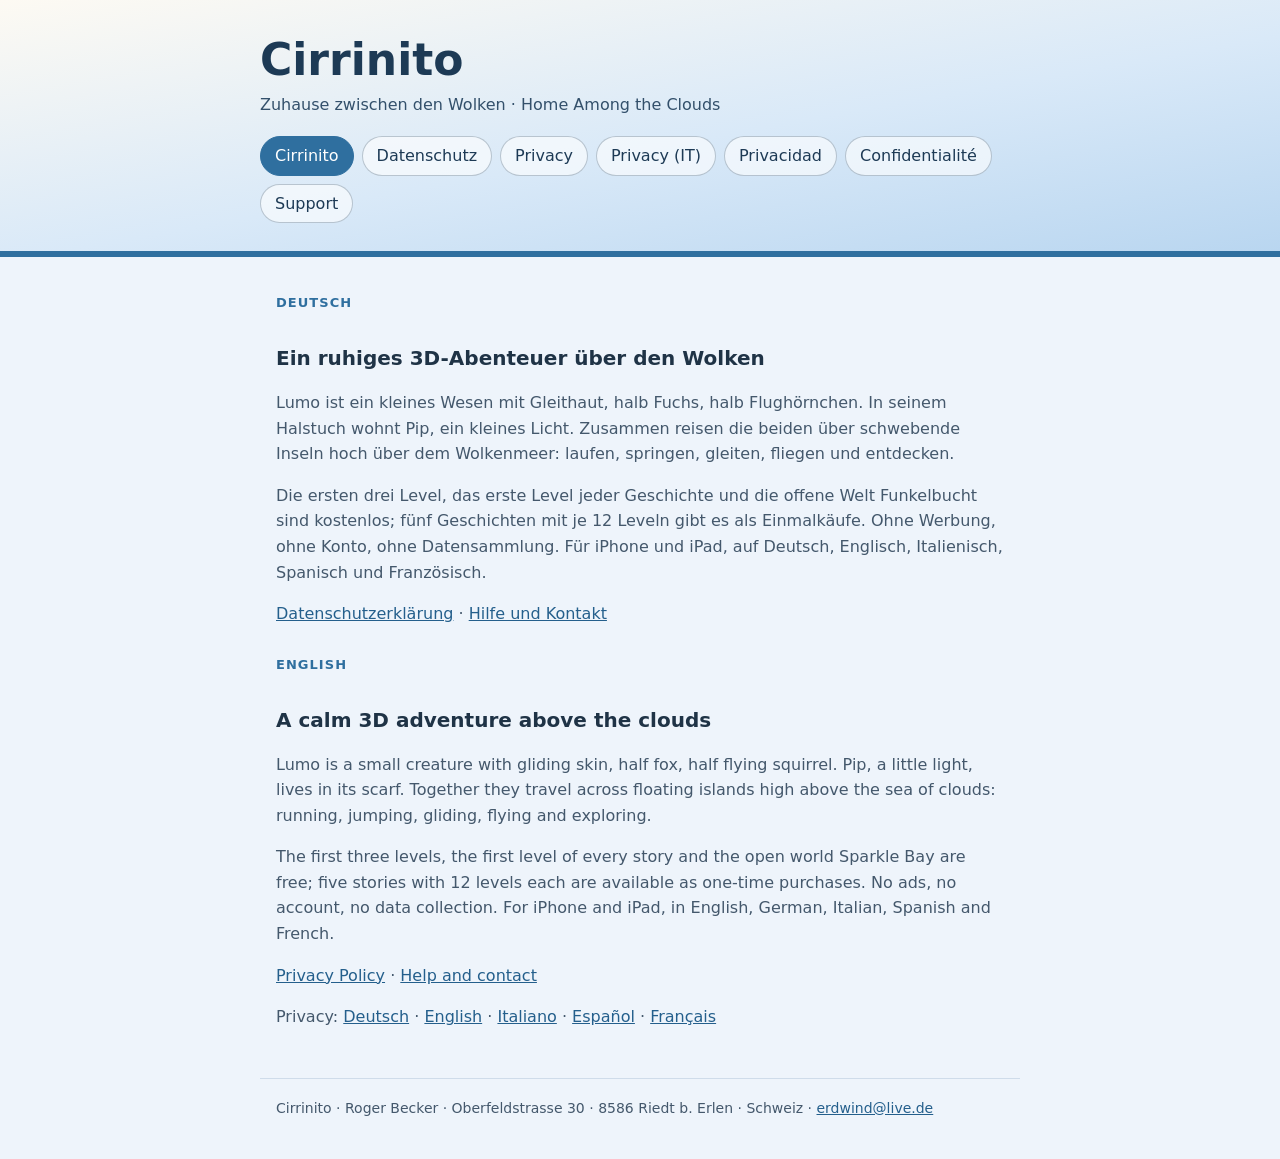
<file: index.html>
<!doctype html>
<html lang="de">
<head>
<meta charset="utf-8">
<meta name="viewport" content="width=device-width, initial-scale=1">
<title>Cirrinito – Cirrinito</title>
<meta name="description" content="Cirrinito – ein ruhiges 3D-Abenteuer über den Wolken.">
<link rel="stylesheet" href="style.css">
</head>
<body>
<header><div class="in"><h1>Cirrinito</h1><p>Zuhause zwischen den Wolken · Home Among the Clouds</p><nav><a href="index.html" aria-current="page">Cirrinito</a><a href="datenschutz.html">Datenschutz</a><a href="privacy.html">Privacy</a><a href="privacy-it.html">Privacy (IT)</a><a href="privacy-es.html">Privacidad</a><a href="privacy-fr.html">Confidentialité</a><a href="support.html">Support</a></nav></div></header>
<main>
<p class="lang">Deutsch</p>
<h2 lang="de">Ein ruhiges 3D-Abenteuer über den Wolken</h2>
<p lang="de">Lumo ist ein kleines Wesen mit Gleithaut, halb Fuchs, halb Flughörnchen. In seinem Halstuch wohnt Pip, ein kleines Licht. Zusammen reisen die beiden über schwebende Inseln hoch über dem Wolkenmeer: laufen, springen, gleiten, fliegen und entdecken.</p>
<p lang="de">Die ersten drei Level, das erste Level jeder Geschichte und die offene Welt Funkelbucht sind kostenlos; fünf Geschichten mit je 12 Leveln gibt es als Einmalkäufe. Ohne Werbung, ohne Konto, ohne Datensammlung. Für iPhone und iPad, auf Deutsch, Englisch, Italienisch, Spanisch und Französisch.</p>
<p lang="de"><a href="datenschutz.html">Datenschutzerklärung</a> · <a href="support.html">Hilfe und Kontakt</a></p>
<p class="lang">English</p>
<h2 lang="en">A calm 3D adventure above the clouds</h2>
<p lang="en">Lumo is a small creature with gliding skin, half fox, half flying squirrel. Pip, a little light, lives in its scarf. Together they travel across floating islands high above the sea of clouds: running, jumping, gliding, flying and exploring.</p>
<p lang="en">The first three levels, the first level of every story and the open world Sparkle Bay are free; five stories with 12 levels each are available as one-time purchases. No ads, no account, no data collection. For iPhone and iPad, in English, German, Italian, Spanish and French.</p>
<p lang="en"><a href="privacy.html">Privacy Policy</a> · <a href="support.html#en">Help and contact</a></p>
<p lang="en">Privacy: <a href="datenschutz.html" hreflang="de">Deutsch</a> · <a href="privacy.html" hreflang="en">English</a> · <a href="privacy-it.html" hreflang="it">Italiano</a> · <a href="privacy-es.html" hreflang="es">Español</a> · <a href="privacy-fr.html" hreflang="fr">Français</a></p>
</main>
<footer>Cirrinito · Roger Becker · Oberfeldstrasse 30 · 8586 Riedt b. Erlen · Schweiz · <a href="mailto:erdwind@live.de">erdwind@live.de</a></footer>
</body>
</html>
</file>
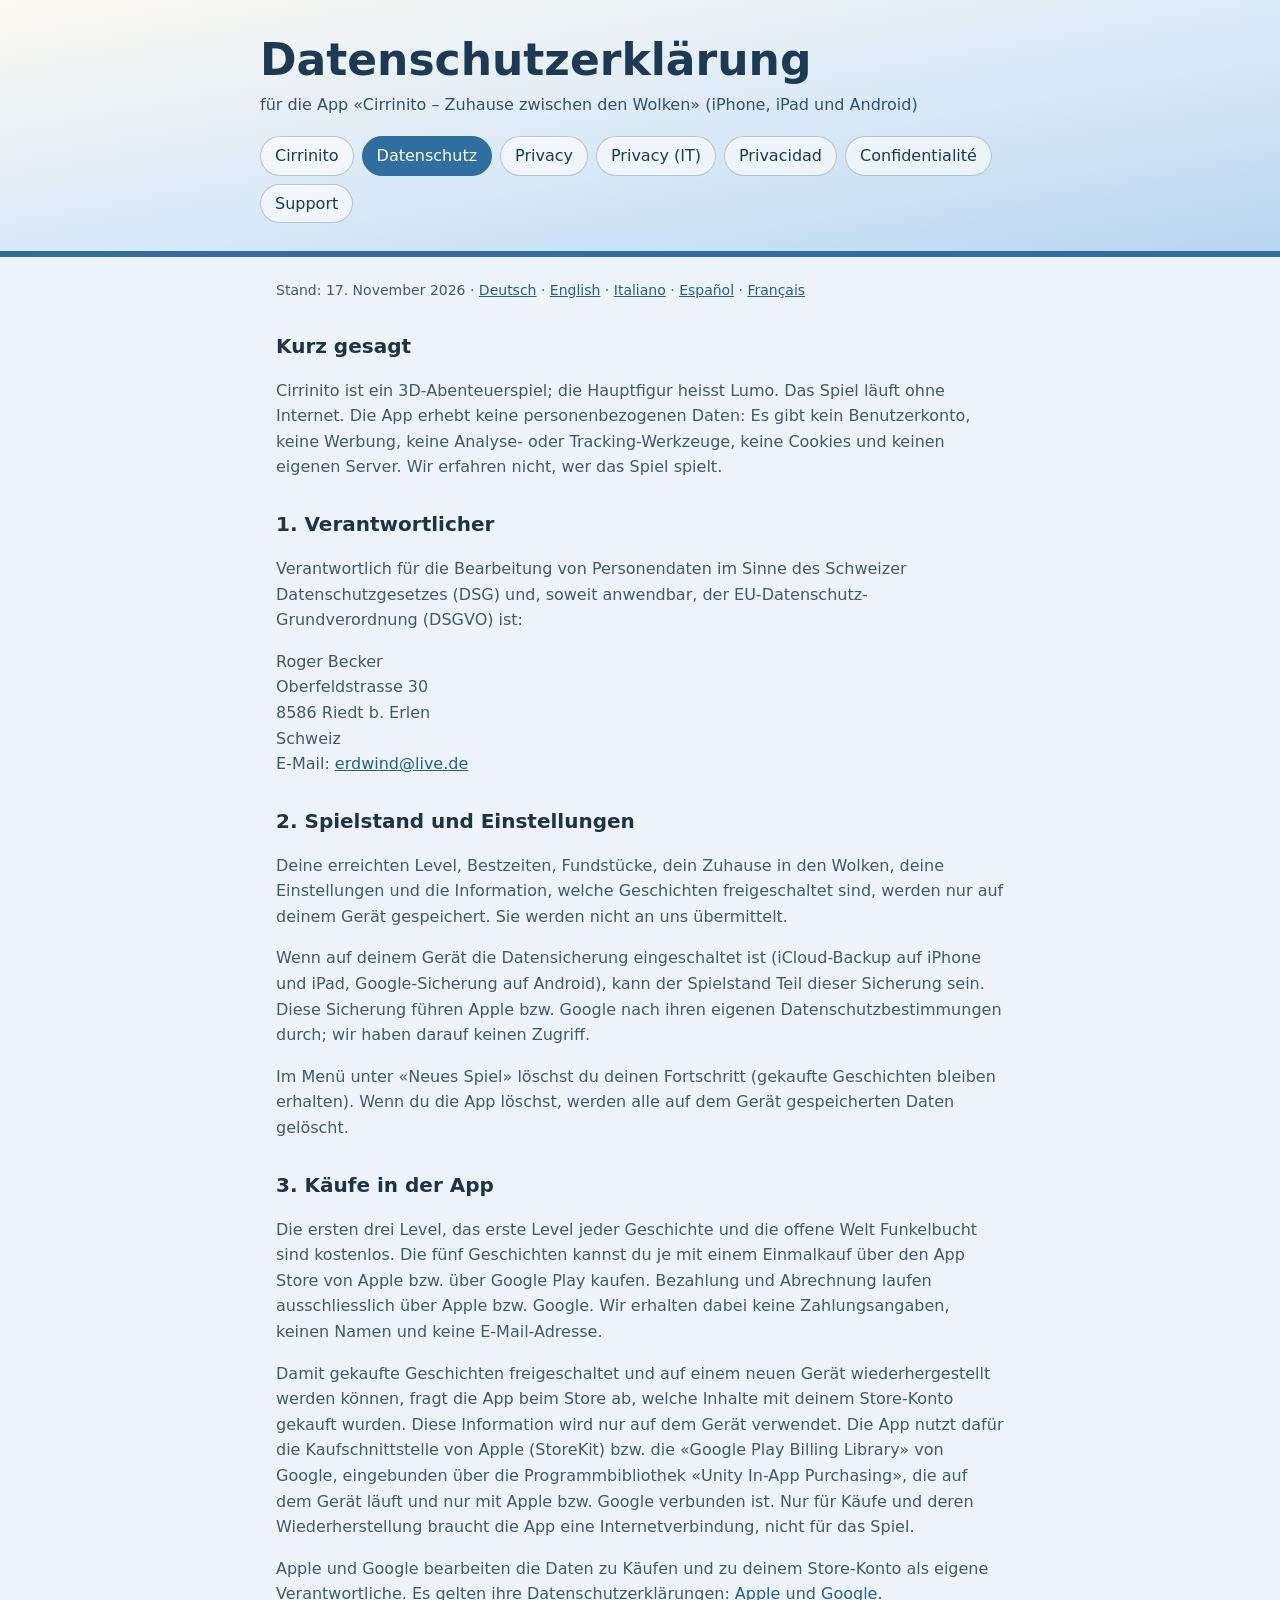
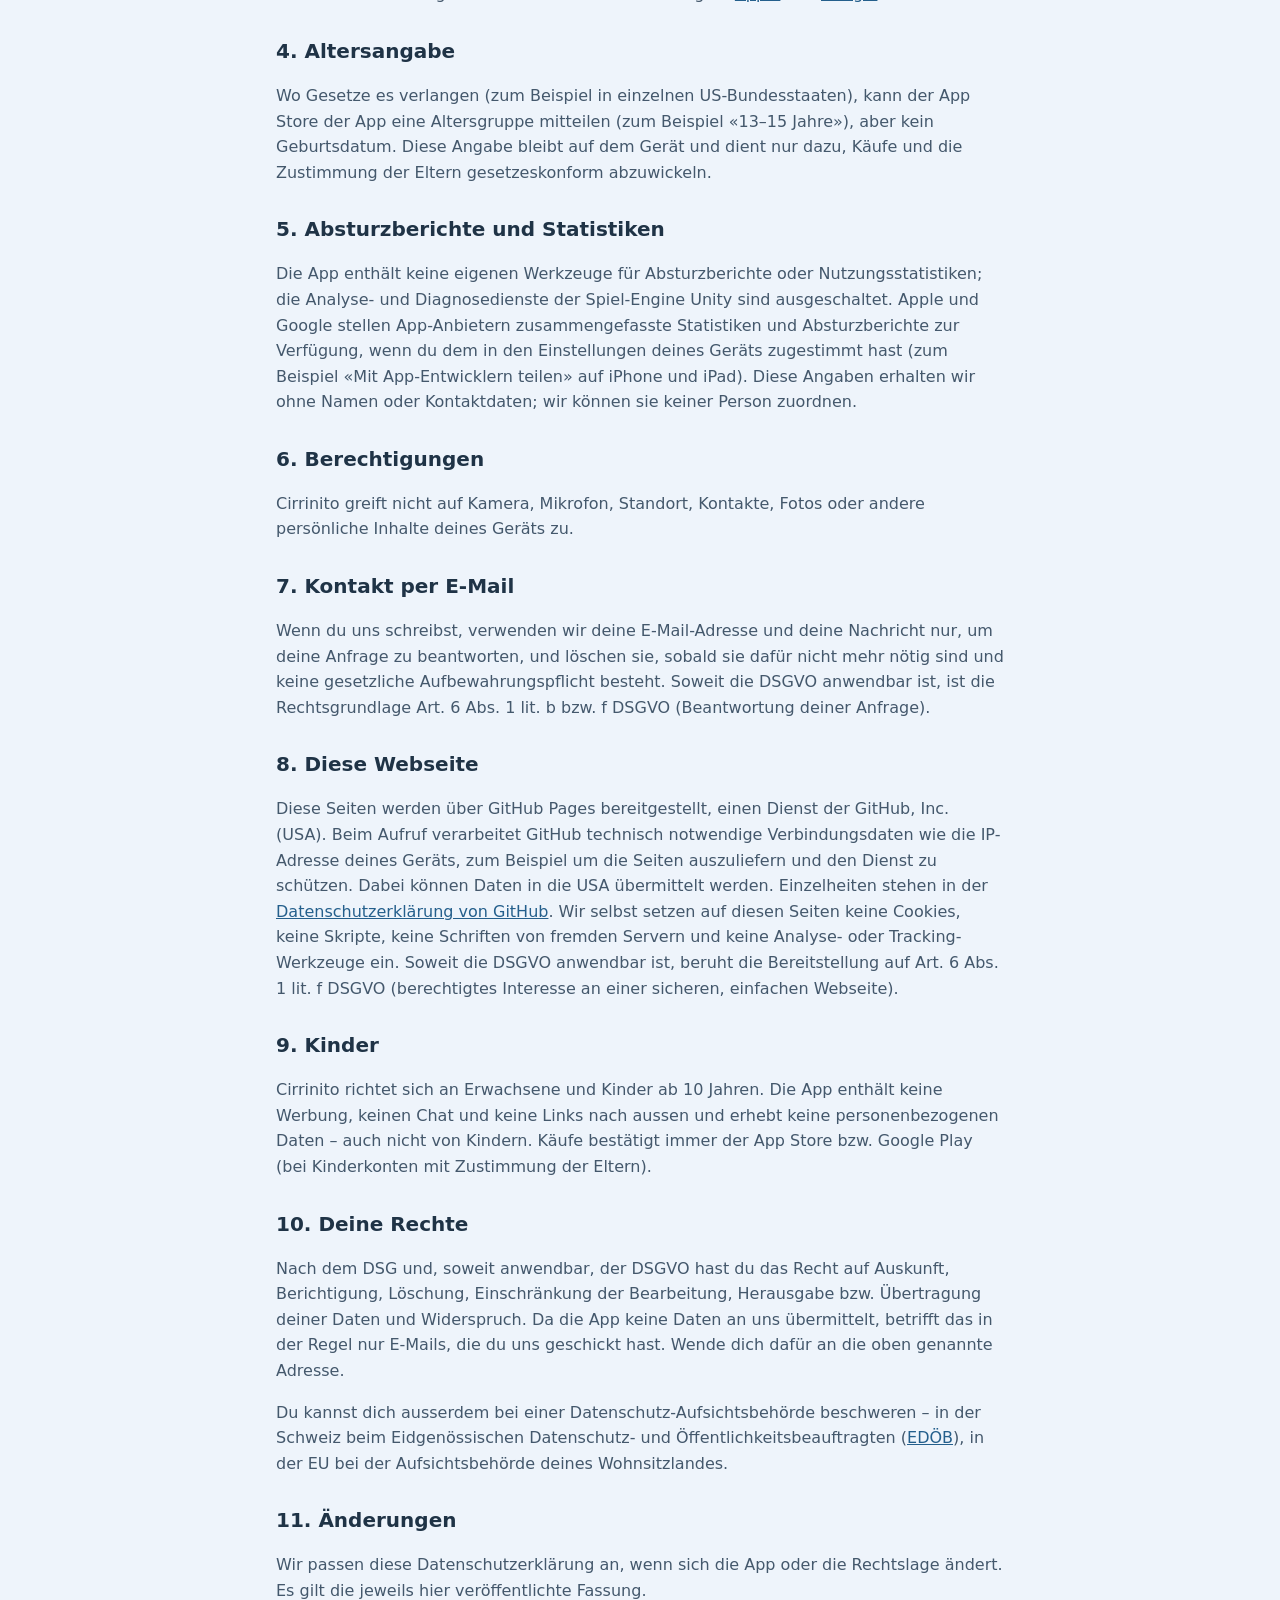
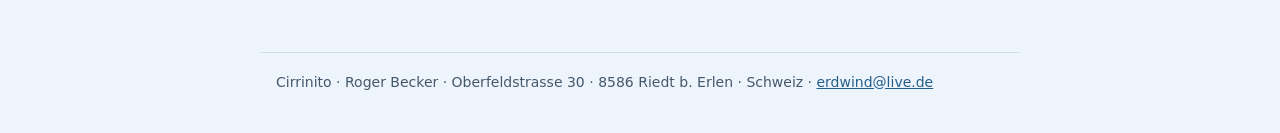
<file: datenschutz.html>
<!doctype html>
<html lang="de">
<head>
<meta charset="utf-8">
<meta name="viewport" content="width=device-width, initial-scale=1">
<title>Datenschutzerklärung – Cirrinito</title>
<meta name="description" content="Datenschutzerklärung – für die App «Cirrinito – Zuhause zwischen den Wolken» (iPhone, iPad und Android)">
<link rel="stylesheet" href="style.css">
</head>
<body>
<header><div class="in"><h1>Datenschutzerklärung</h1><p>für die App «Cirrinito – Zuhause zwischen den Wolken» (iPhone, iPad und Android)</p><nav><a href="index.html">Cirrinito</a><a href="datenschutz.html" aria-current="page">Datenschutz</a><a href="privacy.html">Privacy</a><a href="privacy-it.html">Privacy (IT)</a><a href="privacy-es.html">Privacidad</a><a href="privacy-fr.html">Confidentialité</a><a href="support.html">Support</a></nav></div></header>
<main>
<p class="stand">Stand: 17. November 2026 · <a href="datenschutz.html" hreflang="de">Deutsch</a> · <a href="privacy.html" hreflang="en">English</a> · <a href="privacy-it.html" hreflang="it">Italiano</a> · <a href="privacy-es.html" hreflang="es">Español</a> · <a href="privacy-fr.html" hreflang="fr">Français</a></p>
<h2>Kurz gesagt</h2>
<p>Cirrinito ist ein 3D-Abenteuerspiel; die Hauptfigur heisst Lumo. Das Spiel läuft ohne Internet. Die App erhebt keine personenbezogenen Daten: Es gibt kein Benutzerkonto, keine Werbung, keine Analyse- oder Tracking-Werkzeuge, keine Cookies und keinen eigenen Server. Wir erfahren nicht, wer das Spiel spielt.</p>
<h2>1. Verantwortlicher</h2>
<p>Verantwortlich für die Bearbeitung von Personendaten im Sinne des Schweizer Datenschutzgesetzes (DSG) und, soweit anwendbar, der EU-Datenschutz-Grundverordnung (DSGVO) ist:</p>
<p>Roger Becker<br>Oberfeldstrasse 30<br>8586 Riedt b. Erlen<br>Schweiz<br>E-Mail: <a href="mailto:erdwind@live.de">erdwind@live.de</a></p>
<h2>2. Spielstand und Einstellungen</h2>
<p>Deine erreichten Level, Bestzeiten, Fundstücke, dein Zuhause in den Wolken, deine Einstellungen und die Information, welche Geschichten freigeschaltet sind, werden nur auf deinem Gerät gespeichert. Sie werden nicht an uns übermittelt.</p>
<p>Wenn auf deinem Gerät die Datensicherung eingeschaltet ist (iCloud-Backup auf iPhone und iPad, Google-Sicherung auf Android), kann der Spielstand Teil dieser Sicherung sein. Diese Sicherung führen Apple bzw. Google nach ihren eigenen Datenschutzbestimmungen durch; wir haben darauf keinen Zugriff.</p>
<p>Im Menü unter «Neues Spiel» löschst du deinen Fortschritt (gekaufte Geschichten bleiben erhalten). Wenn du die App löschst, werden alle auf dem Gerät gespeicherten Daten gelöscht.</p>
<h2>3. Käufe in der App</h2>
<p>Die ersten drei Level, das erste Level jeder Geschichte und die offene Welt Funkelbucht sind kostenlos. Die fünf Geschichten kannst du je mit einem Einmalkauf über den App Store von Apple bzw. über Google Play kaufen. Bezahlung und Abrechnung laufen ausschliesslich über Apple bzw. Google. Wir erhalten dabei keine Zahlungsangaben, keinen Namen und keine E-Mail-Adresse.</p>
<p>Damit gekaufte Geschichten freigeschaltet und auf einem neuen Gerät wiederhergestellt werden können, fragt die App beim Store ab, welche Inhalte mit deinem Store-Konto gekauft wurden. Diese Information wird nur auf dem Gerät verwendet. Die App nutzt dafür die Kaufschnittstelle von Apple (StoreKit) bzw. die «Google Play Billing Library» von Google, eingebunden über die Programmbibliothek «Unity In-App Purchasing», die auf dem Gerät läuft und nur mit Apple bzw. Google verbunden ist. Nur für Käufe und deren Wiederherstellung braucht die App eine Internetverbindung, nicht für das Spiel.</p>
<p>Apple und Google bearbeiten die Daten zu Käufen und zu deinem Store-Konto als eigene Verantwortliche. Es gelten ihre Datenschutzerklärungen: <a href="https://www.apple.com/legal/privacy/">Apple</a> und <a href="https://policies.google.com/privacy">Google</a>.</p>
<h2>4. Altersangabe</h2>
<p>Wo Gesetze es verlangen (zum Beispiel in einzelnen US-Bundesstaaten), kann der App Store der App eine Altersgruppe mitteilen (zum Beispiel «13–15 Jahre»), aber kein Geburtsdatum. Diese Angabe bleibt auf dem Gerät und dient nur dazu, Käufe und die Zustimmung der Eltern gesetzeskonform abzuwickeln.</p>
<h2>5. Absturzberichte und Statistiken</h2>
<p>Die App enthält keine eigenen Werkzeuge für Absturzberichte oder Nutzungsstatistiken; die Analyse- und Diagnosedienste der Spiel-Engine Unity sind ausgeschaltet. Apple und Google stellen App-Anbietern zusammengefasste Statistiken und Absturzberichte zur Verfügung, wenn du dem in den Einstellungen deines Geräts zugestimmt hast (zum Beispiel «Mit App-Entwicklern teilen» auf iPhone und iPad). Diese Angaben erhalten wir ohne Namen oder Kontaktdaten; wir können sie keiner Person zuordnen.</p>
<h2>6. Berechtigungen</h2>
<p>Cirrinito greift nicht auf Kamera, Mikrofon, Standort, Kontakte, Fotos oder andere persönliche Inhalte deines Geräts zu.</p>
<h2>7. Kontakt per E-Mail</h2>
<p>Wenn du uns schreibst, verwenden wir deine E-Mail-Adresse und deine Nachricht nur, um deine Anfrage zu beantworten, und löschen sie, sobald sie dafür nicht mehr nötig sind und keine gesetzliche Aufbewahrungspflicht besteht. Soweit die DSGVO anwendbar ist, ist die Rechtsgrundlage Art. 6 Abs. 1 lit. b bzw. f DSGVO (Beantwortung deiner Anfrage).</p>
<h2>8. Diese Webseite</h2>
<p>Diese Seiten werden über GitHub Pages bereitgestellt, einen Dienst der GitHub, Inc. (USA). Beim Aufruf verarbeitet GitHub technisch notwendige Verbindungsdaten wie die IP-Adresse deines Geräts, zum Beispiel um die Seiten auszuliefern und den Dienst zu schützen. Dabei können Daten in die USA übermittelt werden. Einzelheiten stehen in der <a href="https://docs.github.com/de/site-policy/privacy-policies/github-general-privacy-statement">Datenschutzerklärung von GitHub</a>. Wir selbst setzen auf diesen Seiten keine Cookies, keine Skripte, keine Schriften von fremden Servern und keine Analyse- oder Tracking-Werkzeuge ein. Soweit die DSGVO anwendbar ist, beruht die Bereitstellung auf Art. 6 Abs. 1 lit. f DSGVO (berechtigtes Interesse an einer sicheren, einfachen Webseite).</p>
<h2>9. Kinder</h2>
<p>Cirrinito richtet sich an Erwachsene und Kinder ab 10 Jahren. Die App enthält keine Werbung, keinen Chat und keine Links nach aussen und erhebt keine personenbezogenen Daten – auch nicht von Kindern. Käufe bestätigt immer der App Store bzw. Google Play (bei Kinderkonten mit Zustimmung der Eltern).</p>
<h2>10. Deine Rechte</h2>
<p>Nach dem DSG und, soweit anwendbar, der DSGVO hast du das Recht auf Auskunft, Berichtigung, Löschung, Einschränkung der Bearbeitung, Herausgabe bzw. Übertragung deiner Daten und Widerspruch. Da die App keine Daten an uns übermittelt, betrifft das in der Regel nur E-Mails, die du uns geschickt hast. Wende dich dafür an die oben genannte Adresse.</p>
<p>Du kannst dich ausserdem bei einer Datenschutz-Aufsichtsbehörde beschweren – in der Schweiz beim Eidgenössischen Datenschutz- und Öffentlichkeitsbeauftragten (<a href="https://www.edoeb.admin.ch">EDÖB</a>), in der EU bei der Aufsichtsbehörde deines Wohnsitzlandes.</p>
<h2>11. Änderungen</h2>
<p>Wir passen diese Datenschutzerklärung an, wenn sich die App oder die Rechtslage ändert. Es gilt die jeweils hier veröffentlichte Fassung.</p>
</main>
<footer>Cirrinito · Roger Becker · Oberfeldstrasse 30 · 8586 Riedt b. Erlen · Schweiz · <a href="mailto:erdwind@live.de">erdwind@live.de</a></footer>
</body>
</html>
</file>
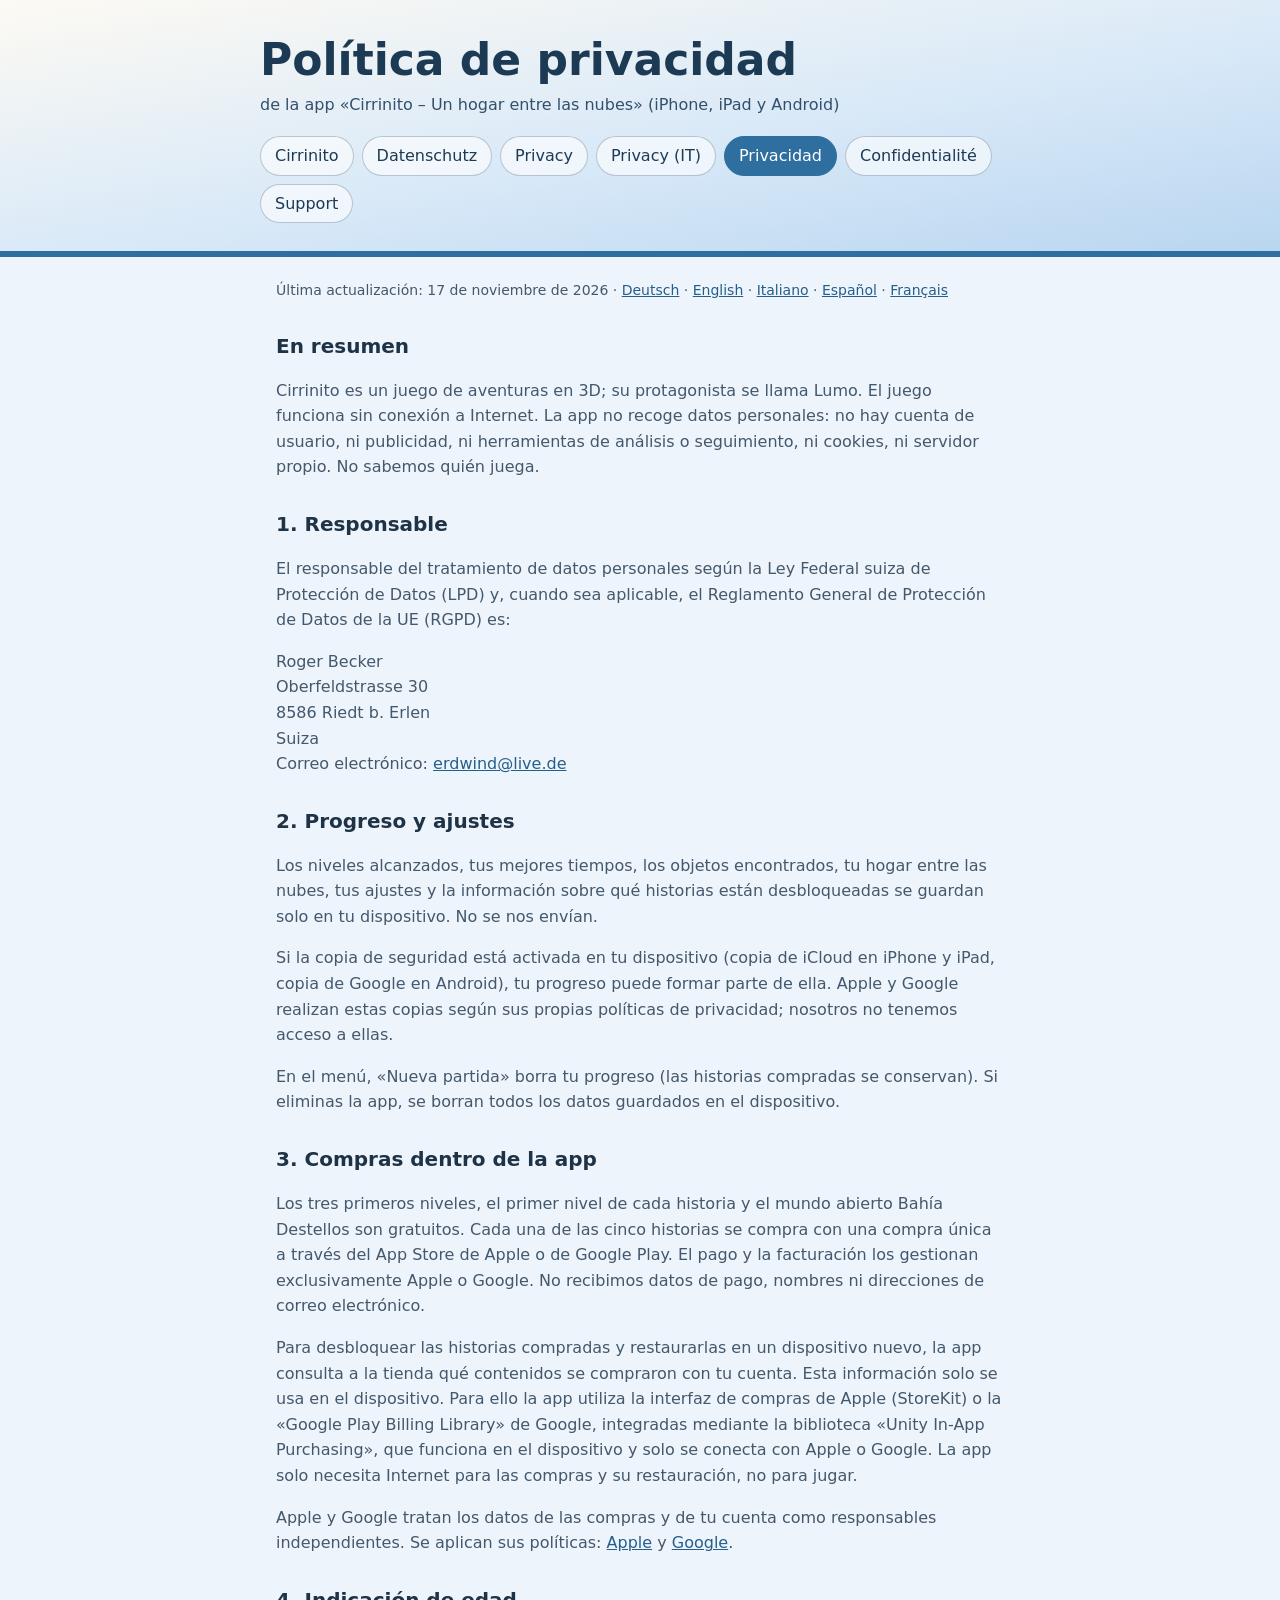
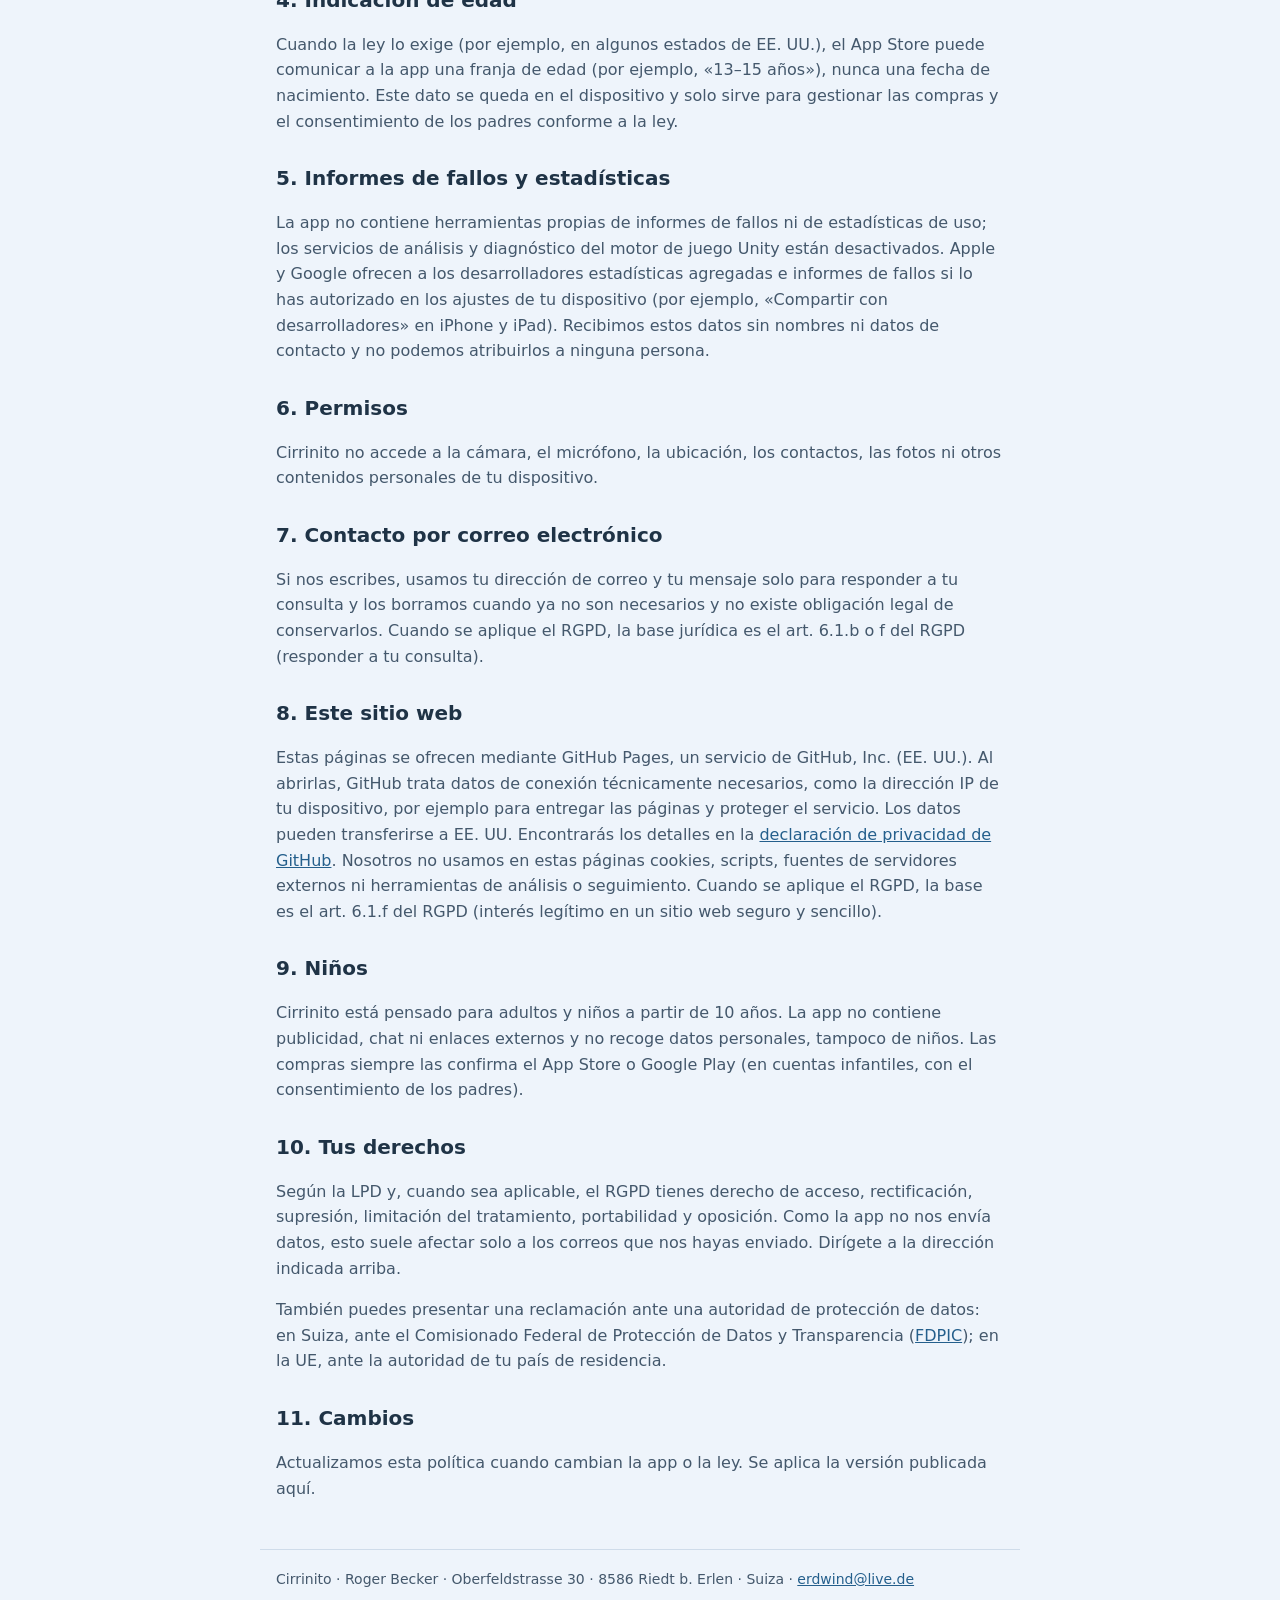
<file: privacy-es.html>
<!doctype html>
<html lang="es">
<head>
<meta charset="utf-8">
<meta name="viewport" content="width=device-width, initial-scale=1">
<title>Política de privacidad – Cirrinito</title>
<meta name="description" content="Política de privacidad – de la app «Cirrinito – Un hogar entre las nubes» (iPhone, iPad y Android)">
<link rel="stylesheet" href="style.css">
</head>
<body>
<header><div class="in"><h1>Política de privacidad</h1><p>de la app «Cirrinito – Un hogar entre las nubes» (iPhone, iPad y Android)</p><nav><a href="index.html">Cirrinito</a><a href="datenschutz.html">Datenschutz</a><a href="privacy.html">Privacy</a><a href="privacy-it.html">Privacy (IT)</a><a href="privacy-es.html" aria-current="page">Privacidad</a><a href="privacy-fr.html">Confidentialité</a><a href="support.html">Support</a></nav></div></header>
<main>
<p class="stand">Última actualización: 17 de noviembre de 2026 · <a href="datenschutz.html" hreflang="de">Deutsch</a> · <a href="privacy.html" hreflang="en">English</a> · <a href="privacy-it.html" hreflang="it">Italiano</a> · <a href="privacy-es.html" hreflang="es">Español</a> · <a href="privacy-fr.html" hreflang="fr">Français</a></p>
<h2>En resumen</h2>
<p>Cirrinito es un juego de aventuras en 3D; su protagonista se llama Lumo. El juego funciona sin conexión a Internet. La app no recoge datos personales: no hay cuenta de usuario, ni publicidad, ni herramientas de análisis o seguimiento, ni cookies, ni servidor propio. No sabemos quién juega.</p>
<h2>1. Responsable</h2>
<p>El responsable del tratamiento de datos personales según la Ley Federal suiza de Protección de Datos (LPD) y, cuando sea aplicable, el Reglamento General de Protección de Datos de la UE (RGPD) es:</p>
<p>Roger Becker<br>Oberfeldstrasse 30<br>8586 Riedt b. Erlen<br>Suiza<br>Correo electrónico: <a href="mailto:erdwind@live.de">erdwind@live.de</a></p>
<h2>2. Progreso y ajustes</h2>
<p>Los niveles alcanzados, tus mejores tiempos, los objetos encontrados, tu hogar entre las nubes, tus ajustes y la información sobre qué historias están desbloqueadas se guardan solo en tu dispositivo. No se nos envían.</p>
<p>Si la copia de seguridad está activada en tu dispositivo (copia de iCloud en iPhone y iPad, copia de Google en Android), tu progreso puede formar parte de ella. Apple y Google realizan estas copias según sus propias políticas de privacidad; nosotros no tenemos acceso a ellas.</p>
<p>En el menú, «Nueva partida» borra tu progreso (las historias compradas se conservan). Si eliminas la app, se borran todos los datos guardados en el dispositivo.</p>
<h2>3. Compras dentro de la app</h2>
<p>Los tres primeros niveles, el primer nivel de cada historia y el mundo abierto Bahía Destellos son gratuitos. Cada una de las cinco historias se compra con una compra única a través del App Store de Apple o de Google Play. El pago y la facturación los gestionan exclusivamente Apple o Google. No recibimos datos de pago, nombres ni direcciones de correo electrónico.</p>
<p>Para desbloquear las historias compradas y restaurarlas en un dispositivo nuevo, la app consulta a la tienda qué contenidos se compraron con tu cuenta. Esta información solo se usa en el dispositivo. Para ello la app utiliza la interfaz de compras de Apple (StoreKit) o la «Google Play Billing Library» de Google, integradas mediante la biblioteca «Unity In-App Purchasing», que funciona en el dispositivo y solo se conecta con Apple o Google. La app solo necesita Internet para las compras y su restauración, no para jugar.</p>
<p>Apple y Google tratan los datos de las compras y de tu cuenta como responsables independientes. Se aplican sus políticas: <a href="https://www.apple.com/legal/privacy/">Apple</a> y <a href="https://policies.google.com/privacy">Google</a>.</p>
<h2>4. Indicación de edad</h2>
<p>Cuando la ley lo exige (por ejemplo, en algunos estados de EE. UU.), el App Store puede comunicar a la app una franja de edad (por ejemplo, «13–15 años»), nunca una fecha de nacimiento. Este dato se queda en el dispositivo y solo sirve para gestionar las compras y el consentimiento de los padres conforme a la ley.</p>
<h2>5. Informes de fallos y estadísticas</h2>
<p>La app no contiene herramientas propias de informes de fallos ni de estadísticas de uso; los servicios de análisis y diagnóstico del motor de juego Unity están desactivados. Apple y Google ofrecen a los desarrolladores estadísticas agregadas e informes de fallos si lo has autorizado en los ajustes de tu dispositivo (por ejemplo, «Compartir con desarrolladores» en iPhone y iPad). Recibimos estos datos sin nombres ni datos de contacto y no podemos atribuirlos a ninguna persona.</p>
<h2>6. Permisos</h2>
<p>Cirrinito no accede a la cámara, el micrófono, la ubicación, los contactos, las fotos ni otros contenidos personales de tu dispositivo.</p>
<h2>7. Contacto por correo electrónico</h2>
<p>Si nos escribes, usamos tu dirección de correo y tu mensaje solo para responder a tu consulta y los borramos cuando ya no son necesarios y no existe obligación legal de conservarlos. Cuando se aplique el RGPD, la base jurídica es el art. 6.1.b o f del RGPD (responder a tu consulta).</p>
<h2>8. Este sitio web</h2>
<p>Estas páginas se ofrecen mediante GitHub Pages, un servicio de GitHub, Inc. (EE. UU.). Al abrirlas, GitHub trata datos de conexión técnicamente necesarios, como la dirección IP de tu dispositivo, por ejemplo para entregar las páginas y proteger el servicio. Los datos pueden transferirse a EE. UU. Encontrarás los detalles en la <a href="https://docs.github.com/en/site-policy/privacy-policies/github-general-privacy-statement">declaración de privacidad de GitHub</a>. Nosotros no usamos en estas páginas cookies, scripts, fuentes de servidores externos ni herramientas de análisis o seguimiento. Cuando se aplique el RGPD, la base es el art. 6.1.f del RGPD (interés legítimo en un sitio web seguro y sencillo).</p>
<h2>9. Niños</h2>
<p>Cirrinito está pensado para adultos y niños a partir de 10 años. La app no contiene publicidad, chat ni enlaces externos y no recoge datos personales, tampoco de niños. Las compras siempre las confirma el App Store o Google Play (en cuentas infantiles, con el consentimiento de los padres).</p>
<h2>10. Tus derechos</h2>
<p>Según la LPD y, cuando sea aplicable, el RGPD tienes derecho de acceso, rectificación, supresión, limitación del tratamiento, portabilidad y oposición. Como la app no nos envía datos, esto suele afectar solo a los correos que nos hayas enviado. Dirígete a la dirección indicada arriba.</p>
<p>También puedes presentar una reclamación ante una autoridad de protección de datos: en Suiza, ante el Comisionado Federal de Protección de Datos y Transparencia (<a href="https://www.edoeb.admin.ch">FDPIC</a>); en la UE, ante la autoridad de tu país de residencia.</p>
<h2>11. Cambios</h2>
<p>Actualizamos esta política cuando cambian la app o la ley. Se aplica la versión publicada aquí.</p>
</main>
<footer>Cirrinito · Roger Becker · Oberfeldstrasse 30 · 8586 Riedt b. Erlen · Suiza · <a href="mailto:erdwind@live.de">erdwind@live.de</a></footer>
</body>
</html>
</file>
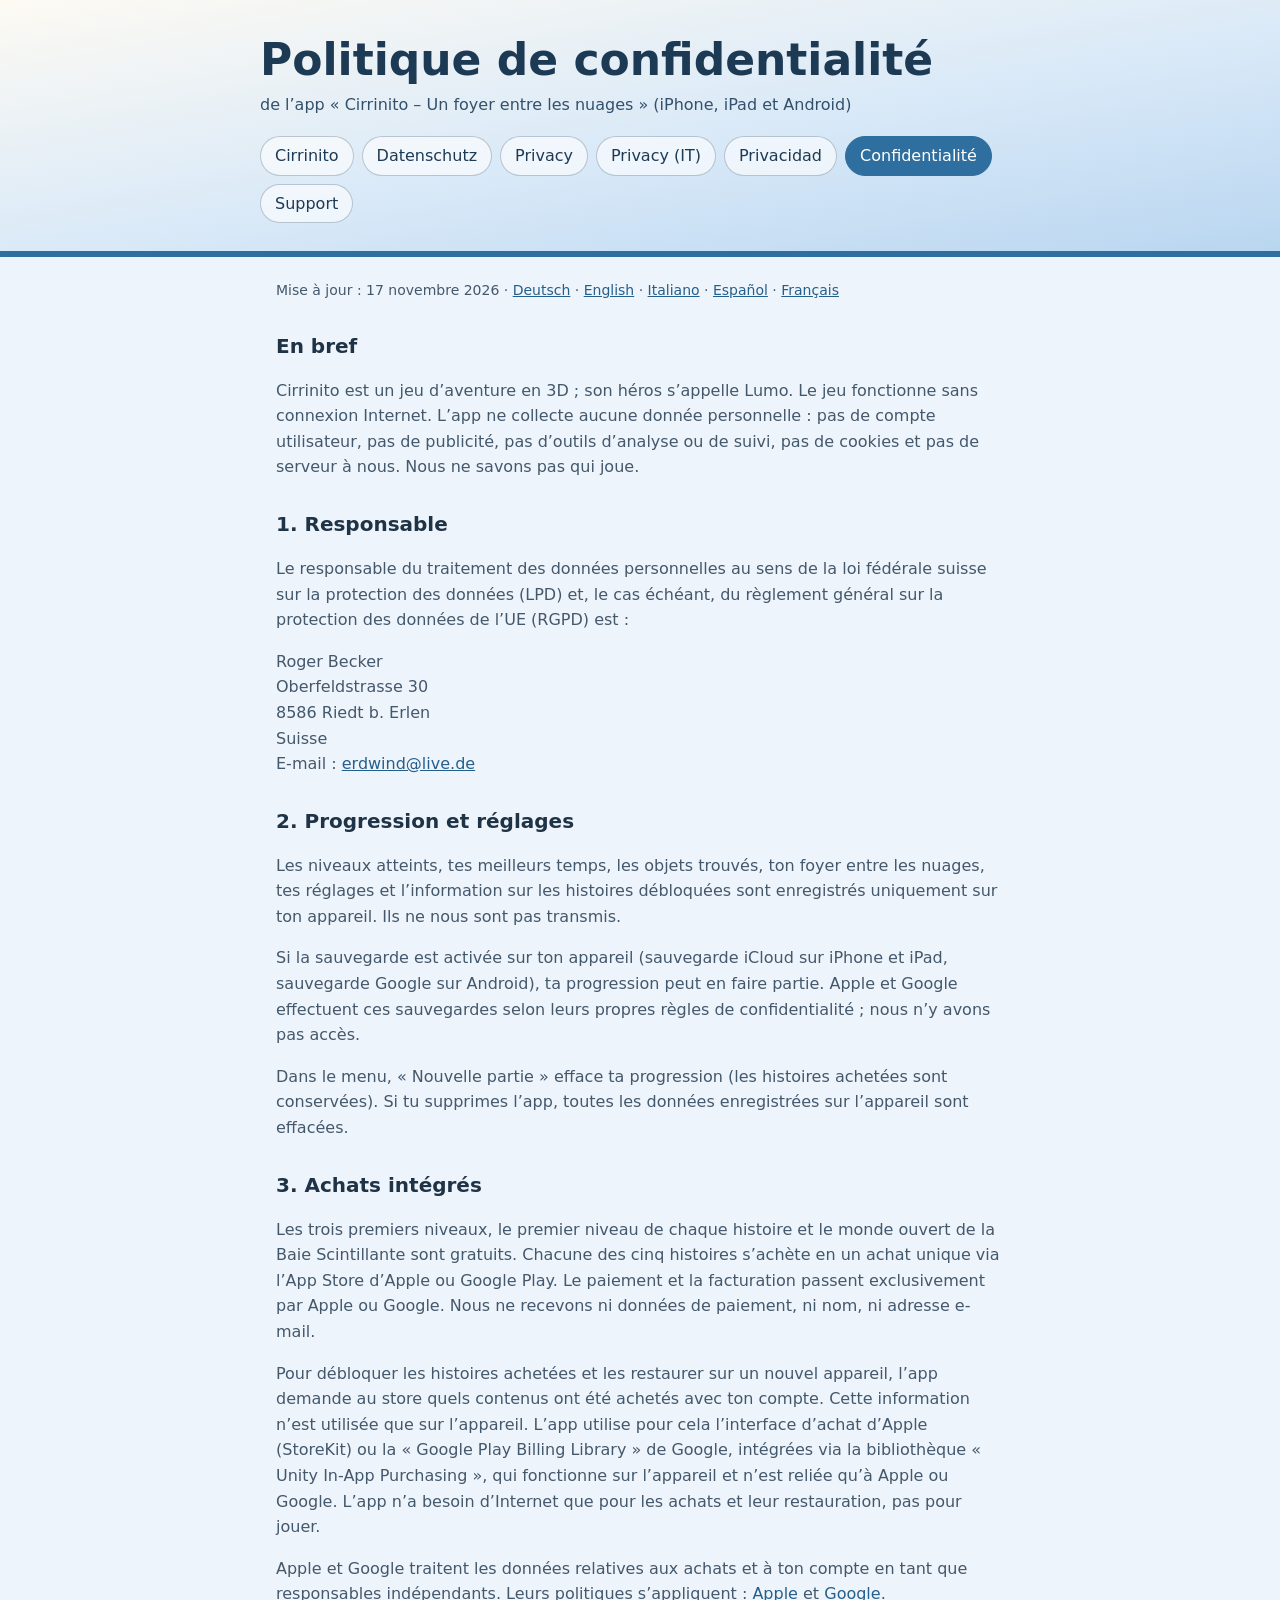
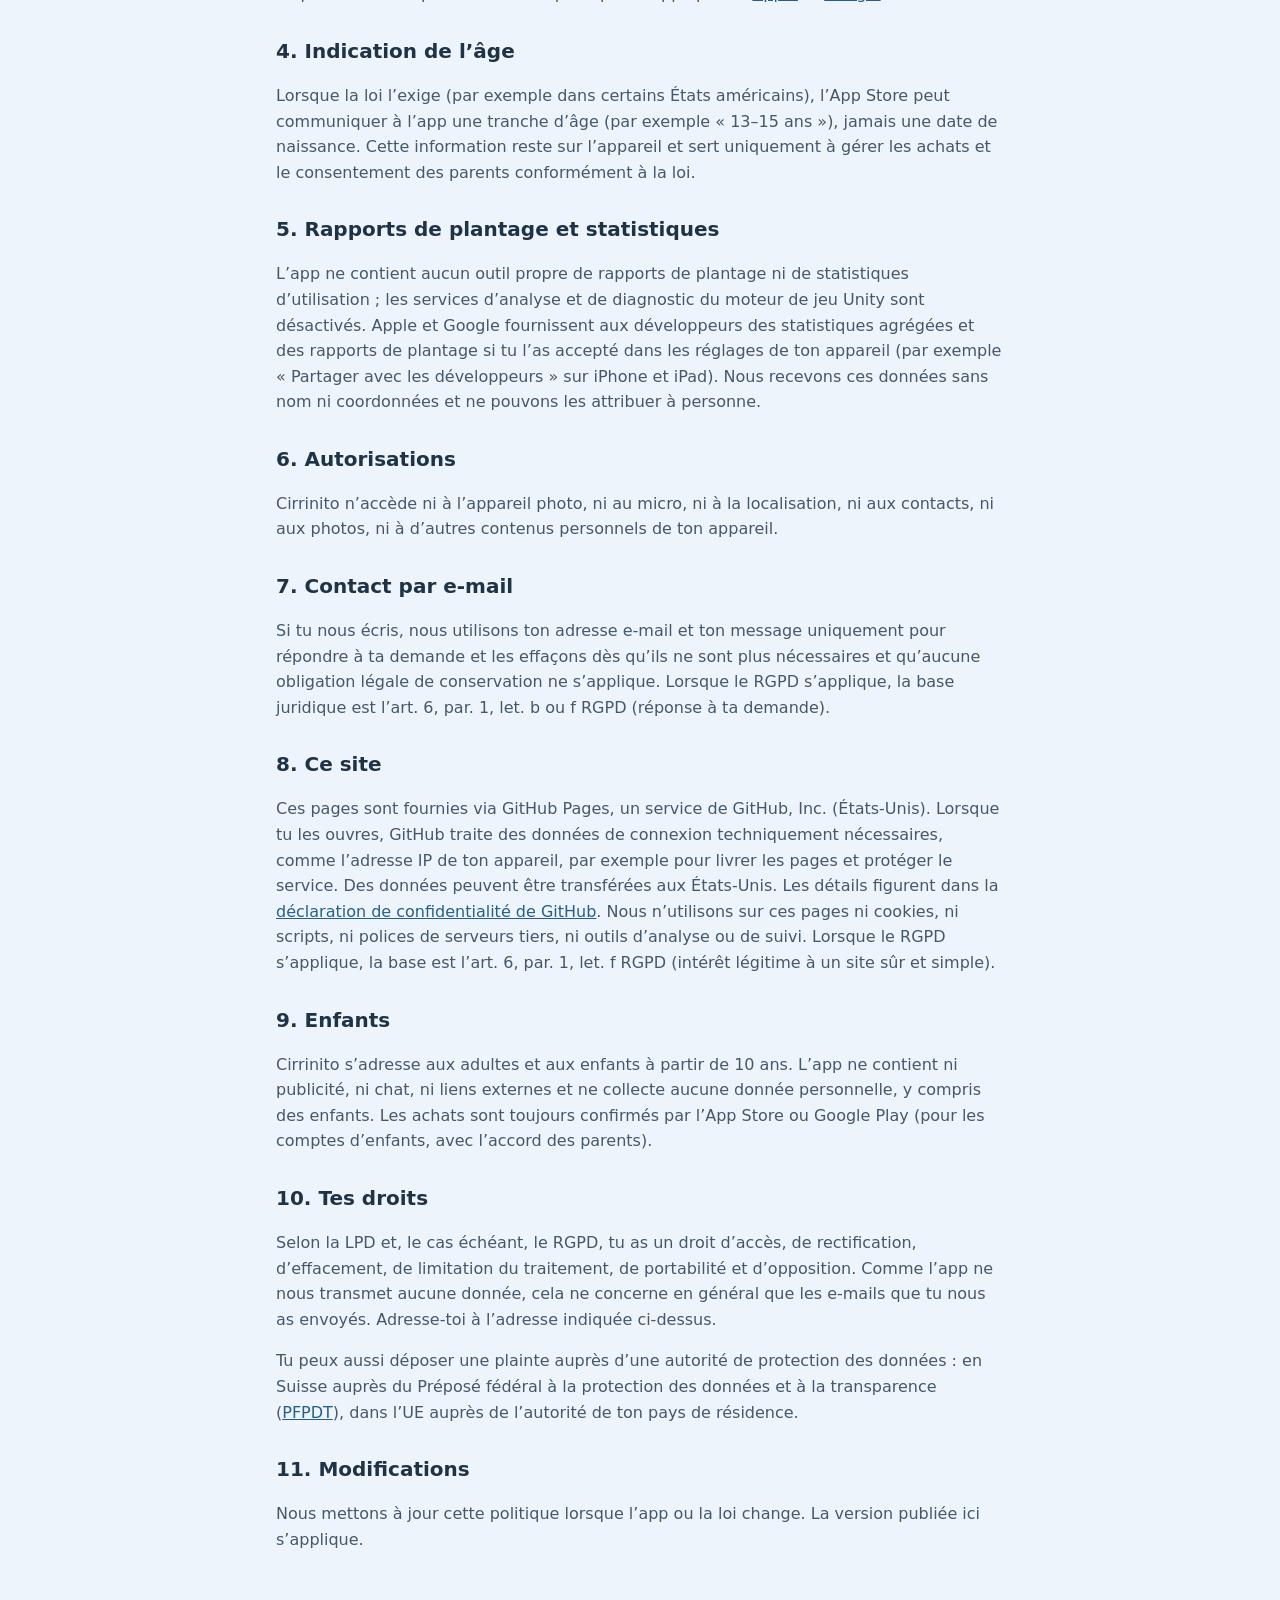
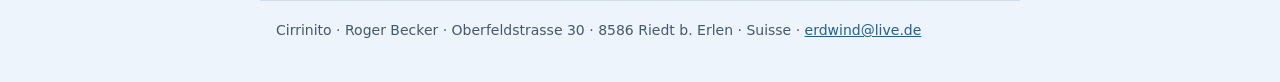
<file: privacy-fr.html>
<!doctype html>
<html lang="fr">
<head>
<meta charset="utf-8">
<meta name="viewport" content="width=device-width, initial-scale=1">
<title>Politique de confidentialité – Cirrinito</title>
<meta name="description" content="Politique de confidentialité – de l’app « Cirrinito – Un foyer entre les nuages » (iPhone, iPad et Android)">
<link rel="stylesheet" href="style.css">
</head>
<body>
<header><div class="in"><h1>Politique de confidentialité</h1><p>de l’app « Cirrinito – Un foyer entre les nuages » (iPhone, iPad et Android)</p><nav><a href="index.html">Cirrinito</a><a href="datenschutz.html">Datenschutz</a><a href="privacy.html">Privacy</a><a href="privacy-it.html">Privacy (IT)</a><a href="privacy-es.html">Privacidad</a><a href="privacy-fr.html" aria-current="page">Confidentialité</a><a href="support.html">Support</a></nav></div></header>
<main>
<p class="stand">Mise à jour : 17 novembre 2026 · <a href="datenschutz.html" hreflang="de">Deutsch</a> · <a href="privacy.html" hreflang="en">English</a> · <a href="privacy-it.html" hreflang="it">Italiano</a> · <a href="privacy-es.html" hreflang="es">Español</a> · <a href="privacy-fr.html" hreflang="fr">Français</a></p>
<h2>En bref</h2>
<p>Cirrinito est un jeu d’aventure en 3D ; son héros s’appelle Lumo. Le jeu fonctionne sans connexion Internet. L’app ne collecte aucune donnée personnelle : pas de compte utilisateur, pas de publicité, pas d’outils d’analyse ou de suivi, pas de cookies et pas de serveur à nous. Nous ne savons pas qui joue.</p>
<h2>1. Responsable</h2>
<p>Le responsable du traitement des données personnelles au sens de la loi fédérale suisse sur la protection des données (LPD) et, le cas échéant, du règlement général sur la protection des données de l’UE (RGPD) est :</p>
<p>Roger Becker<br>Oberfeldstrasse 30<br>8586 Riedt b. Erlen<br>Suisse<br>E-mail : <a href="mailto:erdwind@live.de">erdwind@live.de</a></p>
<h2>2. Progression et réglages</h2>
<p>Les niveaux atteints, tes meilleurs temps, les objets trouvés, ton foyer entre les nuages, tes réglages et l’information sur les histoires débloquées sont enregistrés uniquement sur ton appareil. Ils ne nous sont pas transmis.</p>
<p>Si la sauvegarde est activée sur ton appareil (sauvegarde iCloud sur iPhone et iPad, sauvegarde Google sur Android), ta progression peut en faire partie. Apple et Google effectuent ces sauvegardes selon leurs propres règles de confidentialité ; nous n’y avons pas accès.</p>
<p>Dans le menu, « Nouvelle partie » efface ta progression (les histoires achetées sont conservées). Si tu supprimes l’app, toutes les données enregistrées sur l’appareil sont effacées.</p>
<h2>3. Achats intégrés</h2>
<p>Les trois premiers niveaux, le premier niveau de chaque histoire et le monde ouvert de la Baie Scintillante sont gratuits. Chacune des cinq histoires s’achète en un achat unique via l’App Store d’Apple ou Google Play. Le paiement et la facturation passent exclusivement par Apple ou Google. Nous ne recevons ni données de paiement, ni nom, ni adresse e-mail.</p>
<p>Pour débloquer les histoires achetées et les restaurer sur un nouvel appareil, l’app demande au store quels contenus ont été achetés avec ton compte. Cette information n’est utilisée que sur l’appareil. L’app utilise pour cela l’interface d’achat d’Apple (StoreKit) ou la « Google Play Billing Library » de Google, intégrées via la bibliothèque « Unity In-App Purchasing », qui fonctionne sur l’appareil et n’est reliée qu’à Apple ou Google. L’app n’a besoin d’Internet que pour les achats et leur restauration, pas pour jouer.</p>
<p>Apple et Google traitent les données relatives aux achats et à ton compte en tant que responsables indépendants. Leurs politiques s’appliquent : <a href="https://www.apple.com/legal/privacy/">Apple</a> et <a href="https://policies.google.com/privacy">Google</a>.</p>
<h2>4. Indication de l’âge</h2>
<p>Lorsque la loi l’exige (par exemple dans certains États américains), l’App Store peut communiquer à l’app une tranche d’âge (par exemple « 13–15 ans »), jamais une date de naissance. Cette information reste sur l’appareil et sert uniquement à gérer les achats et le consentement des parents conformément à la loi.</p>
<h2>5. Rapports de plantage et statistiques</h2>
<p>L’app ne contient aucun outil propre de rapports de plantage ni de statistiques d’utilisation ; les services d’analyse et de diagnostic du moteur de jeu Unity sont désactivés. Apple et Google fournissent aux développeurs des statistiques agrégées et des rapports de plantage si tu l’as accepté dans les réglages de ton appareil (par exemple « Partager avec les développeurs » sur iPhone et iPad). Nous recevons ces données sans nom ni coordonnées et ne pouvons les attribuer à personne.</p>
<h2>6. Autorisations</h2>
<p>Cirrinito n’accède ni à l’appareil photo, ni au micro, ni à la localisation, ni aux contacts, ni aux photos, ni à d’autres contenus personnels de ton appareil.</p>
<h2>7. Contact par e-mail</h2>
<p>Si tu nous écris, nous utilisons ton adresse e-mail et ton message uniquement pour répondre à ta demande et les effaçons dès qu’ils ne sont plus nécessaires et qu’aucune obligation légale de conservation ne s’applique. Lorsque le RGPD s’applique, la base juridique est l’art. 6, par. 1, let. b ou f RGPD (réponse à ta demande).</p>
<h2>8. Ce site</h2>
<p>Ces pages sont fournies via GitHub Pages, un service de GitHub, Inc. (États-Unis). Lorsque tu les ouvres, GitHub traite des données de connexion techniquement nécessaires, comme l’adresse IP de ton appareil, par exemple pour livrer les pages et protéger le service. Des données peuvent être transférées aux États-Unis. Les détails figurent dans la <a href="https://docs.github.com/en/site-policy/privacy-policies/github-general-privacy-statement">déclaration de confidentialité de GitHub</a>. Nous n’utilisons sur ces pages ni cookies, ni scripts, ni polices de serveurs tiers, ni outils d’analyse ou de suivi. Lorsque le RGPD s’applique, la base est l’art. 6, par. 1, let. f RGPD (intérêt légitime à un site sûr et simple).</p>
<h2>9. Enfants</h2>
<p>Cirrinito s’adresse aux adultes et aux enfants à partir de 10 ans. L’app ne contient ni publicité, ni chat, ni liens externes et ne collecte aucune donnée personnelle, y compris des enfants. Les achats sont toujours confirmés par l’App Store ou Google Play (pour les comptes d’enfants, avec l’accord des parents).</p>
<h2>10. Tes droits</h2>
<p>Selon la LPD et, le cas échéant, le RGPD, tu as un droit d’accès, de rectification, d’effacement, de limitation du traitement, de portabilité et d’opposition. Comme l’app ne nous transmet aucune donnée, cela ne concerne en général que les e-mails que tu nous as envoyés. Adresse-toi à l’adresse indiquée ci-dessus.</p>
<p>Tu peux aussi déposer une plainte auprès d’une autorité de protection des données : en Suisse auprès du Préposé fédéral à la protection des données et à la transparence (<a href="https://www.edoeb.admin.ch">PFPDT</a>), dans l’UE auprès de l’autorité de ton pays de résidence.</p>
<h2>11. Modifications</h2>
<p>Nous mettons à jour cette politique lorsque l’app ou la loi change. La version publiée ici s’applique.</p>
</main>
<footer>Cirrinito · Roger Becker · Oberfeldstrasse 30 · 8586 Riedt b. Erlen · Suisse · <a href="mailto:erdwind@live.de">erdwind@live.de</a></footer>
</body>
</html>
</file>
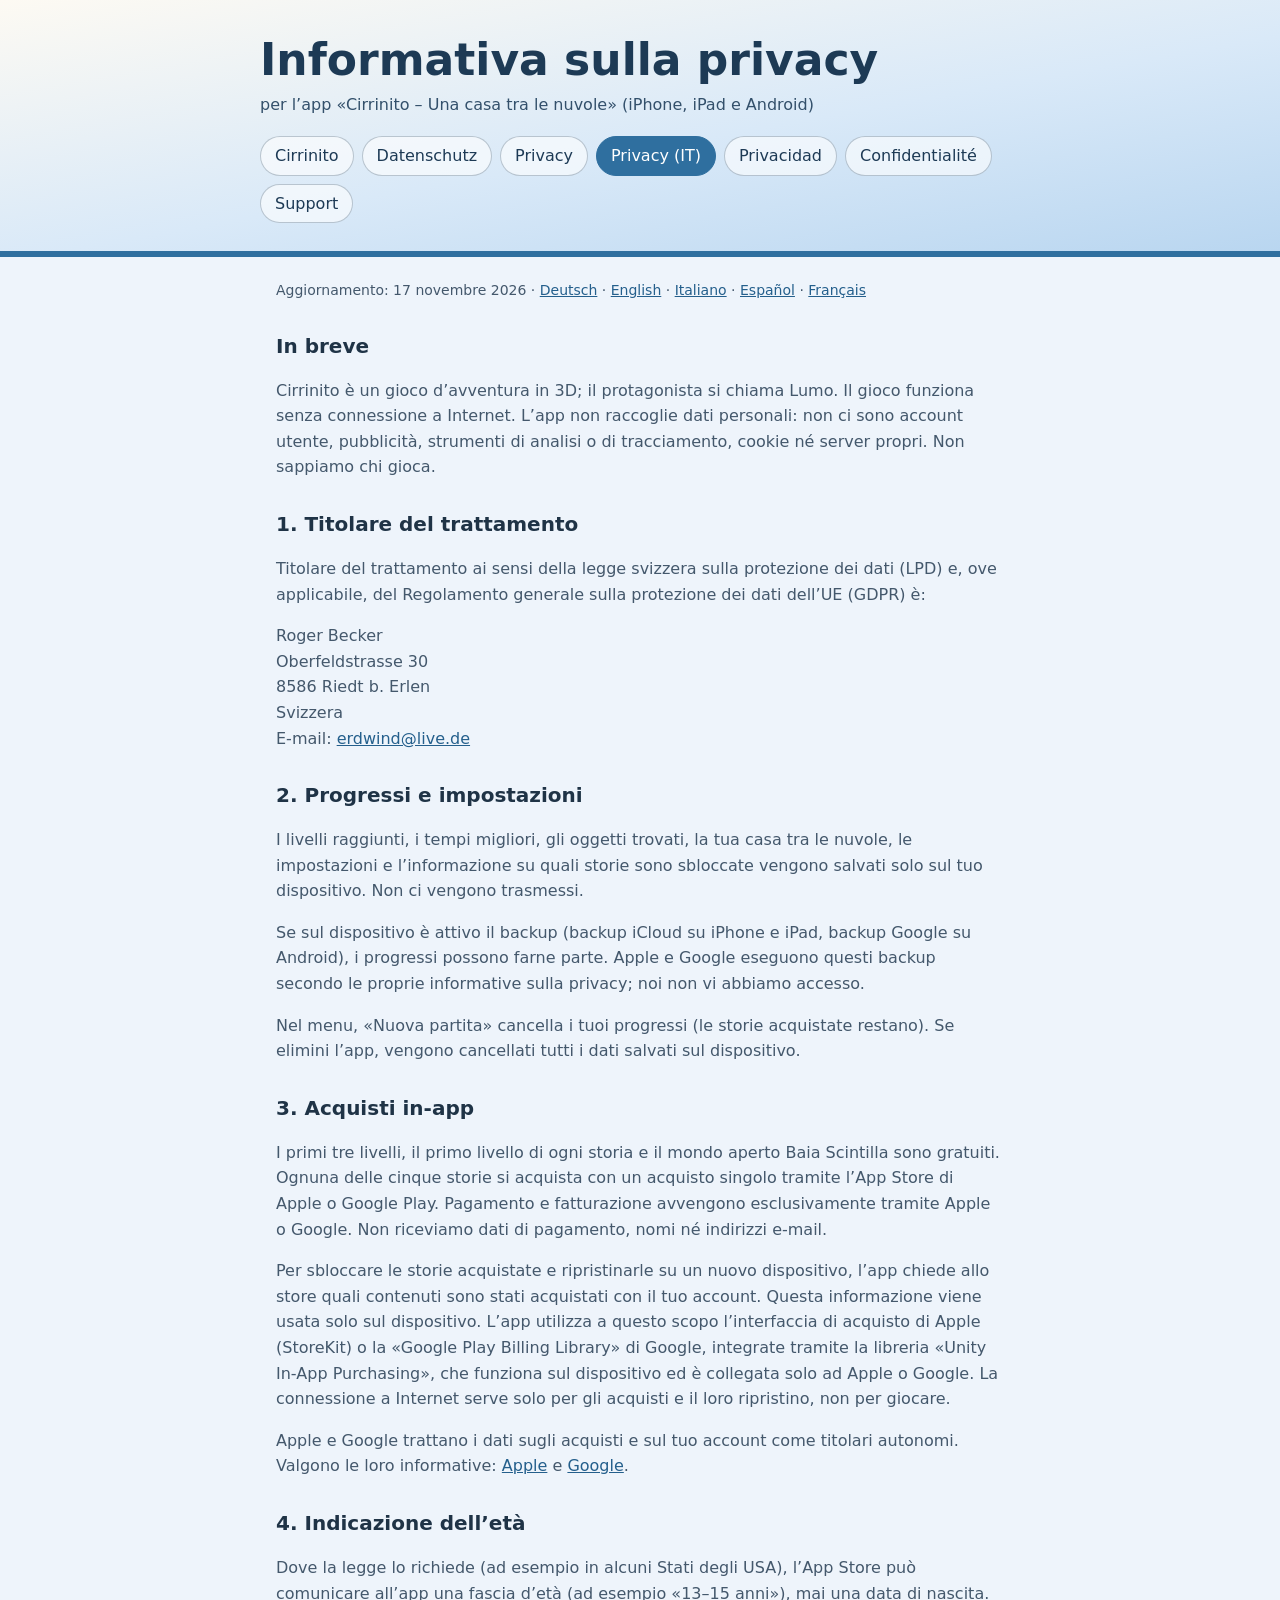
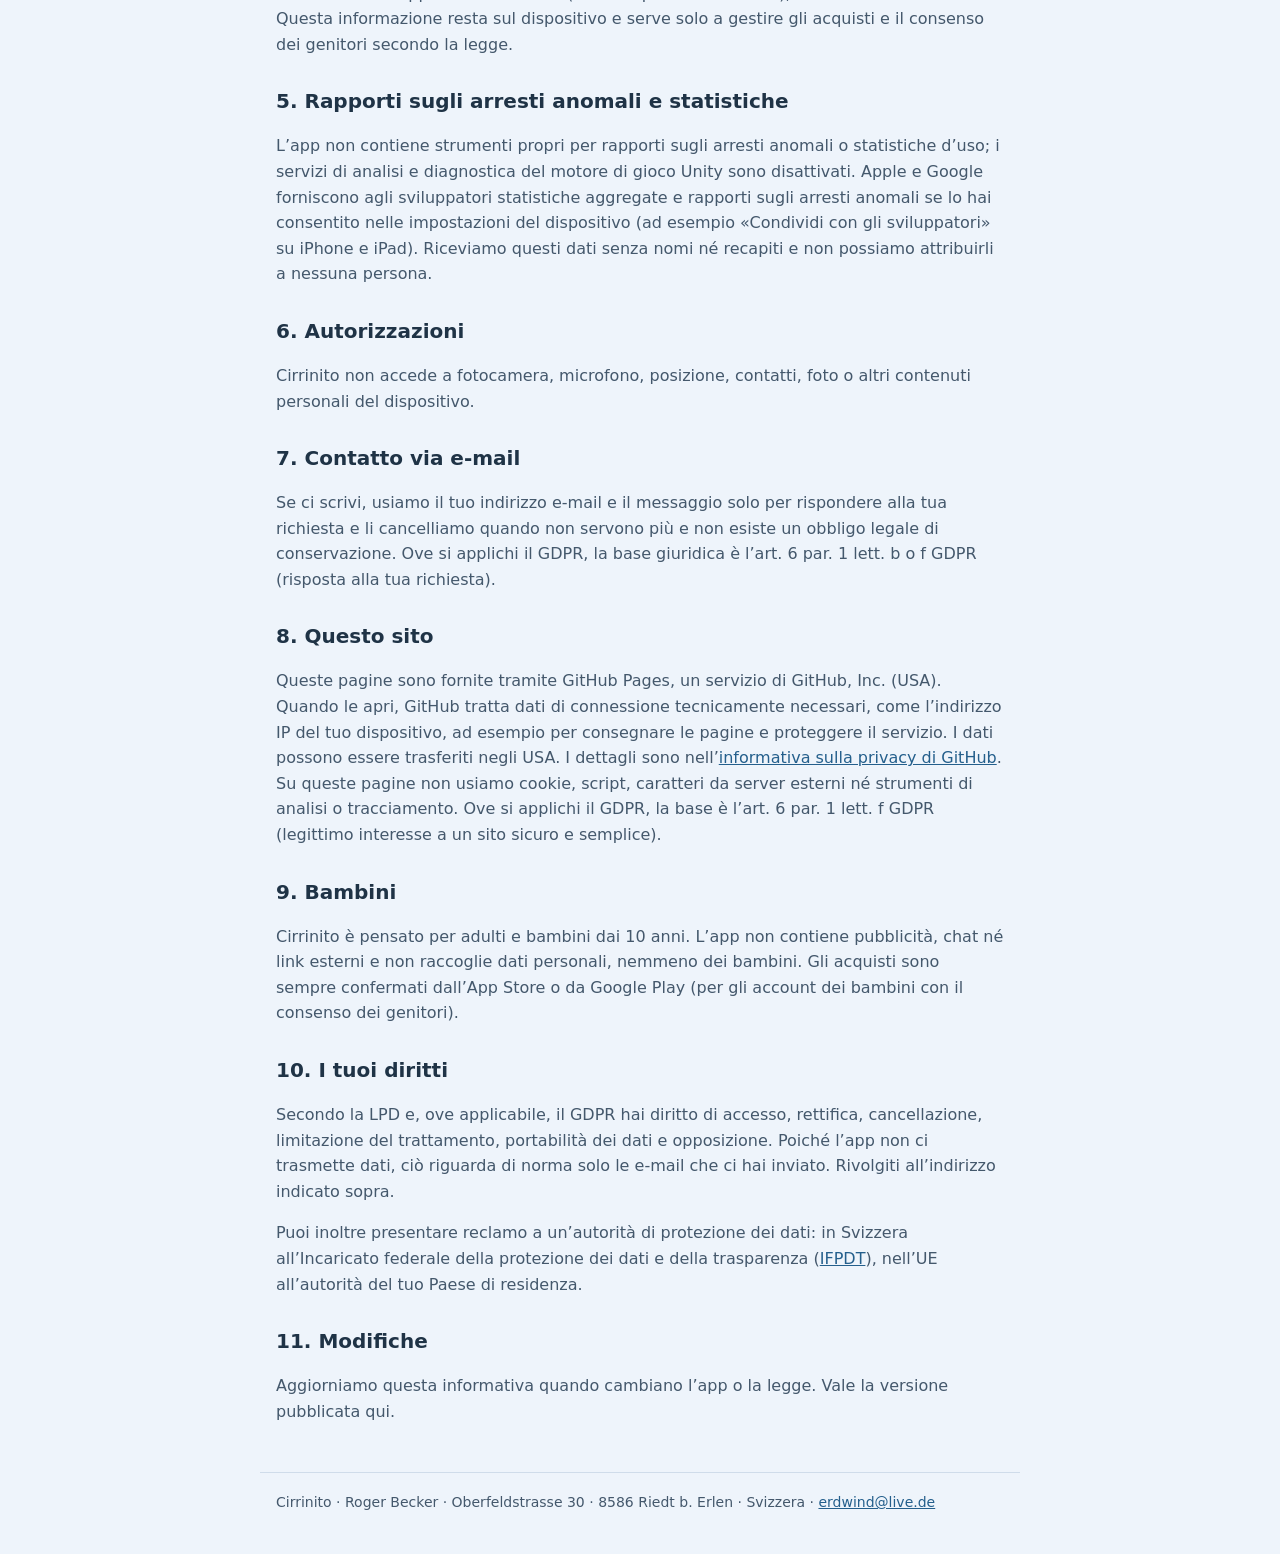
<file: privacy-it.html>
<!doctype html>
<html lang="it">
<head>
<meta charset="utf-8">
<meta name="viewport" content="width=device-width, initial-scale=1">
<title>Informativa sulla privacy – Cirrinito</title>
<meta name="description" content="Informativa sulla privacy – per l’app «Cirrinito – Una casa tra le nuvole» (iPhone, iPad e Android)">
<link rel="stylesheet" href="style.css">
</head>
<body>
<header><div class="in"><h1>Informativa sulla privacy</h1><p>per l’app «Cirrinito – Una casa tra le nuvole» (iPhone, iPad e Android)</p><nav><a href="index.html">Cirrinito</a><a href="datenschutz.html">Datenschutz</a><a href="privacy.html">Privacy</a><a href="privacy-it.html" aria-current="page">Privacy (IT)</a><a href="privacy-es.html">Privacidad</a><a href="privacy-fr.html">Confidentialité</a><a href="support.html">Support</a></nav></div></header>
<main>
<p class="stand">Aggiornamento: 17 novembre 2026 · <a href="datenschutz.html" hreflang="de">Deutsch</a> · <a href="privacy.html" hreflang="en">English</a> · <a href="privacy-it.html" hreflang="it">Italiano</a> · <a href="privacy-es.html" hreflang="es">Español</a> · <a href="privacy-fr.html" hreflang="fr">Français</a></p>
<h2>In breve</h2>
<p>Cirrinito è un gioco d’avventura in 3D; il protagonista si chiama Lumo. Il gioco funziona senza connessione a Internet. L’app non raccoglie dati personali: non ci sono account utente, pubblicità, strumenti di analisi o di tracciamento, cookie né server propri. Non sappiamo chi gioca.</p>
<h2>1. Titolare del trattamento</h2>
<p>Titolare del trattamento ai sensi della legge svizzera sulla protezione dei dati (LPD) e, ove applicabile, del Regolamento generale sulla protezione dei dati dell’UE (GDPR) è:</p>
<p>Roger Becker<br>Oberfeldstrasse 30<br>8586 Riedt b. Erlen<br>Svizzera<br>E-mail: <a href="mailto:erdwind@live.de">erdwind@live.de</a></p>
<h2>2. Progressi e impostazioni</h2>
<p>I livelli raggiunti, i tempi migliori, gli oggetti trovati, la tua casa tra le nuvole, le impostazioni e l’informazione su quali storie sono sbloccate vengono salvati solo sul tuo dispositivo. Non ci vengono trasmessi.</p>
<p>Se sul dispositivo è attivo il backup (backup iCloud su iPhone e iPad, backup Google su Android), i progressi possono farne parte. Apple e Google eseguono questi backup secondo le proprie informative sulla privacy; noi non vi abbiamo accesso.</p>
<p>Nel menu, «Nuova partita» cancella i tuoi progressi (le storie acquistate restano). Se elimini l’app, vengono cancellati tutti i dati salvati sul dispositivo.</p>
<h2>3. Acquisti in-app</h2>
<p>I primi tre livelli, il primo livello di ogni storia e il mondo aperto Baia Scintilla sono gratuiti. Ognuna delle cinque storie si acquista con un acquisto singolo tramite l’App Store di Apple o Google Play. Pagamento e fatturazione avvengono esclusivamente tramite Apple o Google. Non riceviamo dati di pagamento, nomi né indirizzi e-mail.</p>
<p>Per sbloccare le storie acquistate e ripristinarle su un nuovo dispositivo, l’app chiede allo store quali contenuti sono stati acquistati con il tuo account. Questa informazione viene usata solo sul dispositivo. L’app utilizza a questo scopo l’interfaccia di acquisto di Apple (StoreKit) o la «Google Play Billing Library» di Google, integrate tramite la libreria «Unity In-App Purchasing», che funziona sul dispositivo ed è collegata solo ad Apple o Google. La connessione a Internet serve solo per gli acquisti e il loro ripristino, non per giocare.</p>
<p>Apple e Google trattano i dati sugli acquisti e sul tuo account come titolari autonomi. Valgono le loro informative: <a href="https://www.apple.com/legal/privacy/">Apple</a> e <a href="https://policies.google.com/privacy">Google</a>.</p>
<h2>4. Indicazione dell’età</h2>
<p>Dove la legge lo richiede (ad esempio in alcuni Stati degli USA), l’App Store può comunicare all’app una fascia d’età (ad esempio «13–15 anni»), mai una data di nascita. Questa informazione resta sul dispositivo e serve solo a gestire gli acquisti e il consenso dei genitori secondo la legge.</p>
<h2>5. Rapporti sugli arresti anomali e statistiche</h2>
<p>L’app non contiene strumenti propri per rapporti sugli arresti anomali o statistiche d’uso; i servizi di analisi e diagnostica del motore di gioco Unity sono disattivati. Apple e Google forniscono agli sviluppatori statistiche aggregate e rapporti sugli arresti anomali se lo hai consentito nelle impostazioni del dispositivo (ad esempio «Condividi con gli sviluppatori» su iPhone e iPad). Riceviamo questi dati senza nomi né recapiti e non possiamo attribuirli a nessuna persona.</p>
<h2>6. Autorizzazioni</h2>
<p>Cirrinito non accede a fotocamera, microfono, posizione, contatti, foto o altri contenuti personali del dispositivo.</p>
<h2>7. Contatto via e-mail</h2>
<p>Se ci scrivi, usiamo il tuo indirizzo e-mail e il messaggio solo per rispondere alla tua richiesta e li cancelliamo quando non servono più e non esiste un obbligo legale di conservazione. Ove si applichi il GDPR, la base giuridica è l’art. 6 par. 1 lett. b o f GDPR (risposta alla tua richiesta).</p>
<h2>8. Questo sito</h2>
<p>Queste pagine sono fornite tramite GitHub Pages, un servizio di GitHub, Inc. (USA). Quando le apri, GitHub tratta dati di connessione tecnicamente necessari, come l’indirizzo IP del tuo dispositivo, ad esempio per consegnare le pagine e proteggere il servizio. I dati possono essere trasferiti negli USA. I dettagli sono nell’<a href="https://docs.github.com/en/site-policy/privacy-policies/github-general-privacy-statement">informativa sulla privacy di GitHub</a>. Su queste pagine non usiamo cookie, script, caratteri da server esterni né strumenti di analisi o tracciamento. Ove si applichi il GDPR, la base è l’art. 6 par. 1 lett. f GDPR (legittimo interesse a un sito sicuro e semplice).</p>
<h2>9. Bambini</h2>
<p>Cirrinito è pensato per adulti e bambini dai 10 anni. L’app non contiene pubblicità, chat né link esterni e non raccoglie dati personali, nemmeno dei bambini. Gli acquisti sono sempre confermati dall’App Store o da Google Play (per gli account dei bambini con il consenso dei genitori).</p>
<h2>10. I tuoi diritti</h2>
<p>Secondo la LPD e, ove applicabile, il GDPR hai diritto di accesso, rettifica, cancellazione, limitazione del trattamento, portabilità dei dati e opposizione. Poiché l’app non ci trasmette dati, ciò riguarda di norma solo le e-mail che ci hai inviato. Rivolgiti all’indirizzo indicato sopra.</p>
<p>Puoi inoltre presentare reclamo a un’autorità di protezione dei dati: in Svizzera all’Incaricato federale della protezione dei dati e della trasparenza (<a href="https://www.edoeb.admin.ch">IFPDT</a>), nell’UE all’autorità del tuo Paese di residenza.</p>
<h2>11. Modifiche</h2>
<p>Aggiorniamo questa informativa quando cambiano l’app o la legge. Vale la versione pubblicata qui.</p>
</main>
<footer>Cirrinito · Roger Becker · Oberfeldstrasse 30 · 8586 Riedt b. Erlen · Svizzera · <a href="mailto:erdwind@live.de">erdwind@live.de</a></footer>
</body>
</html>
</file>
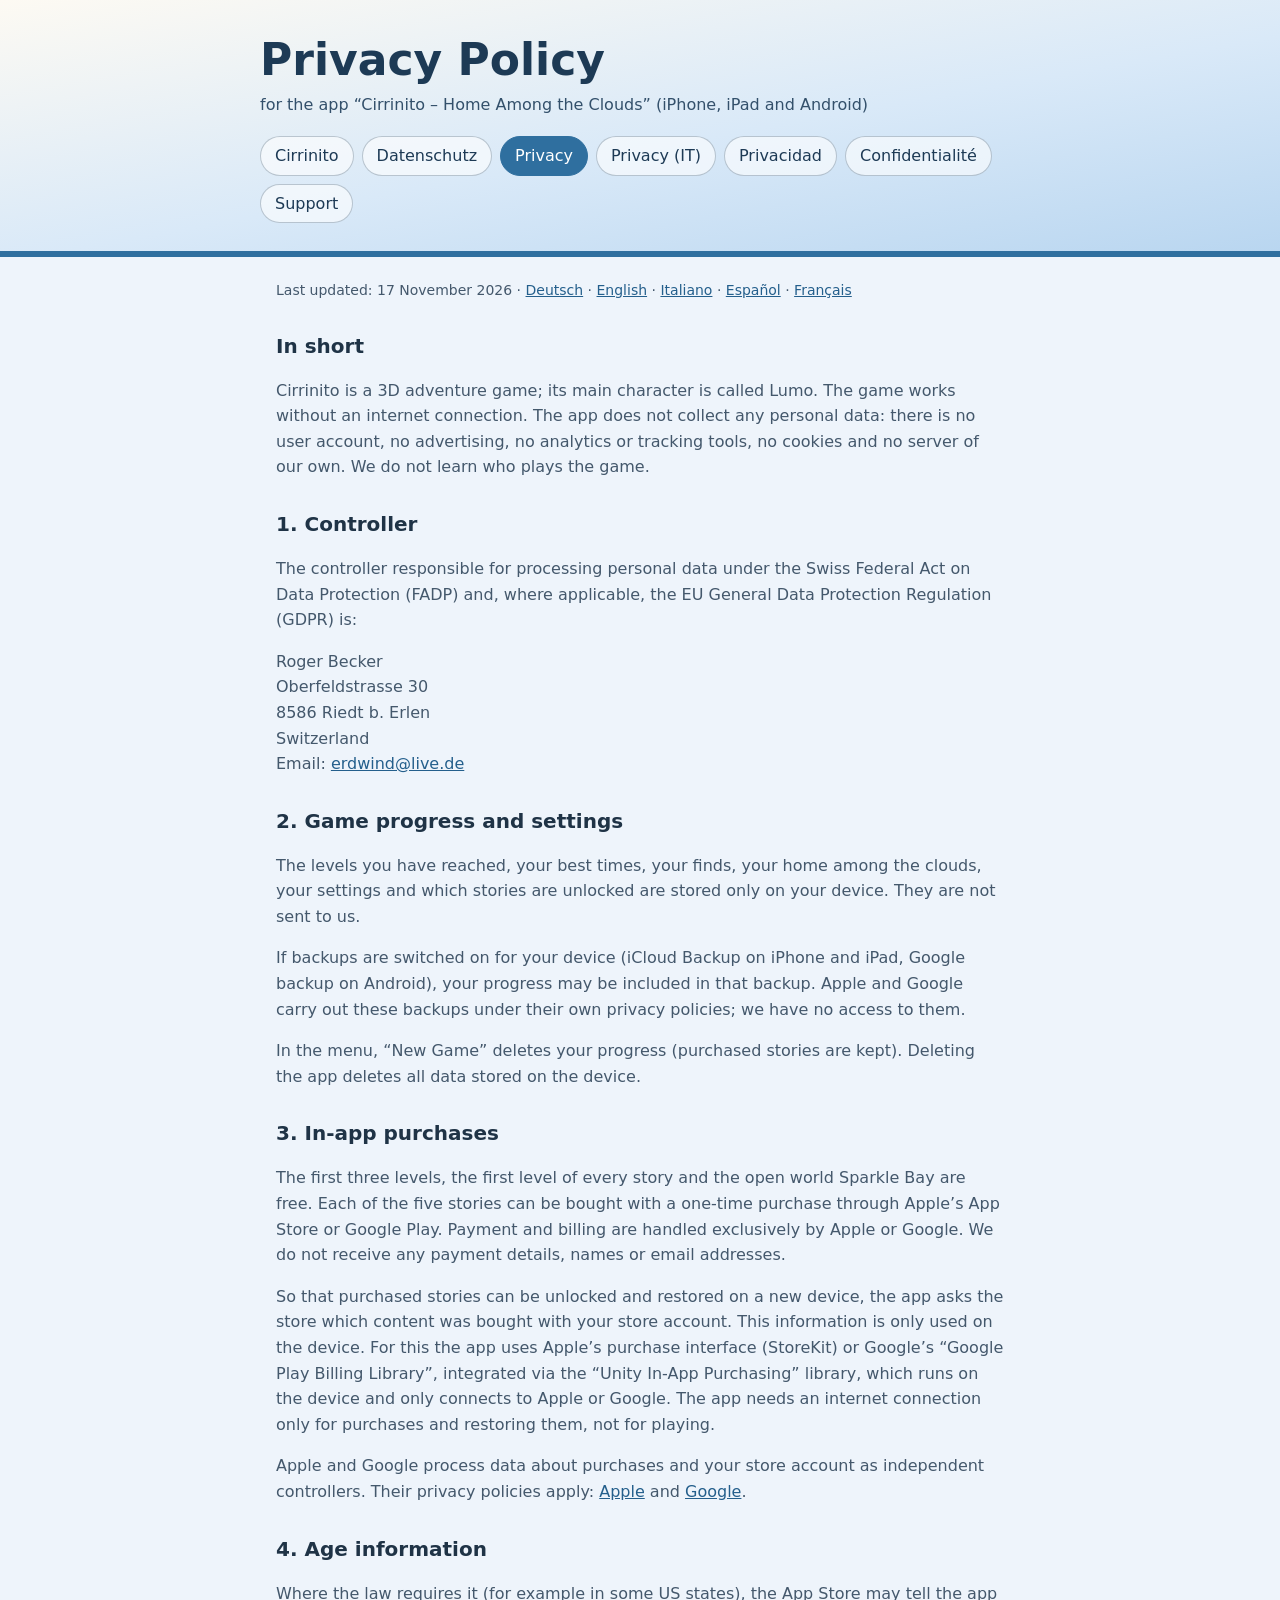
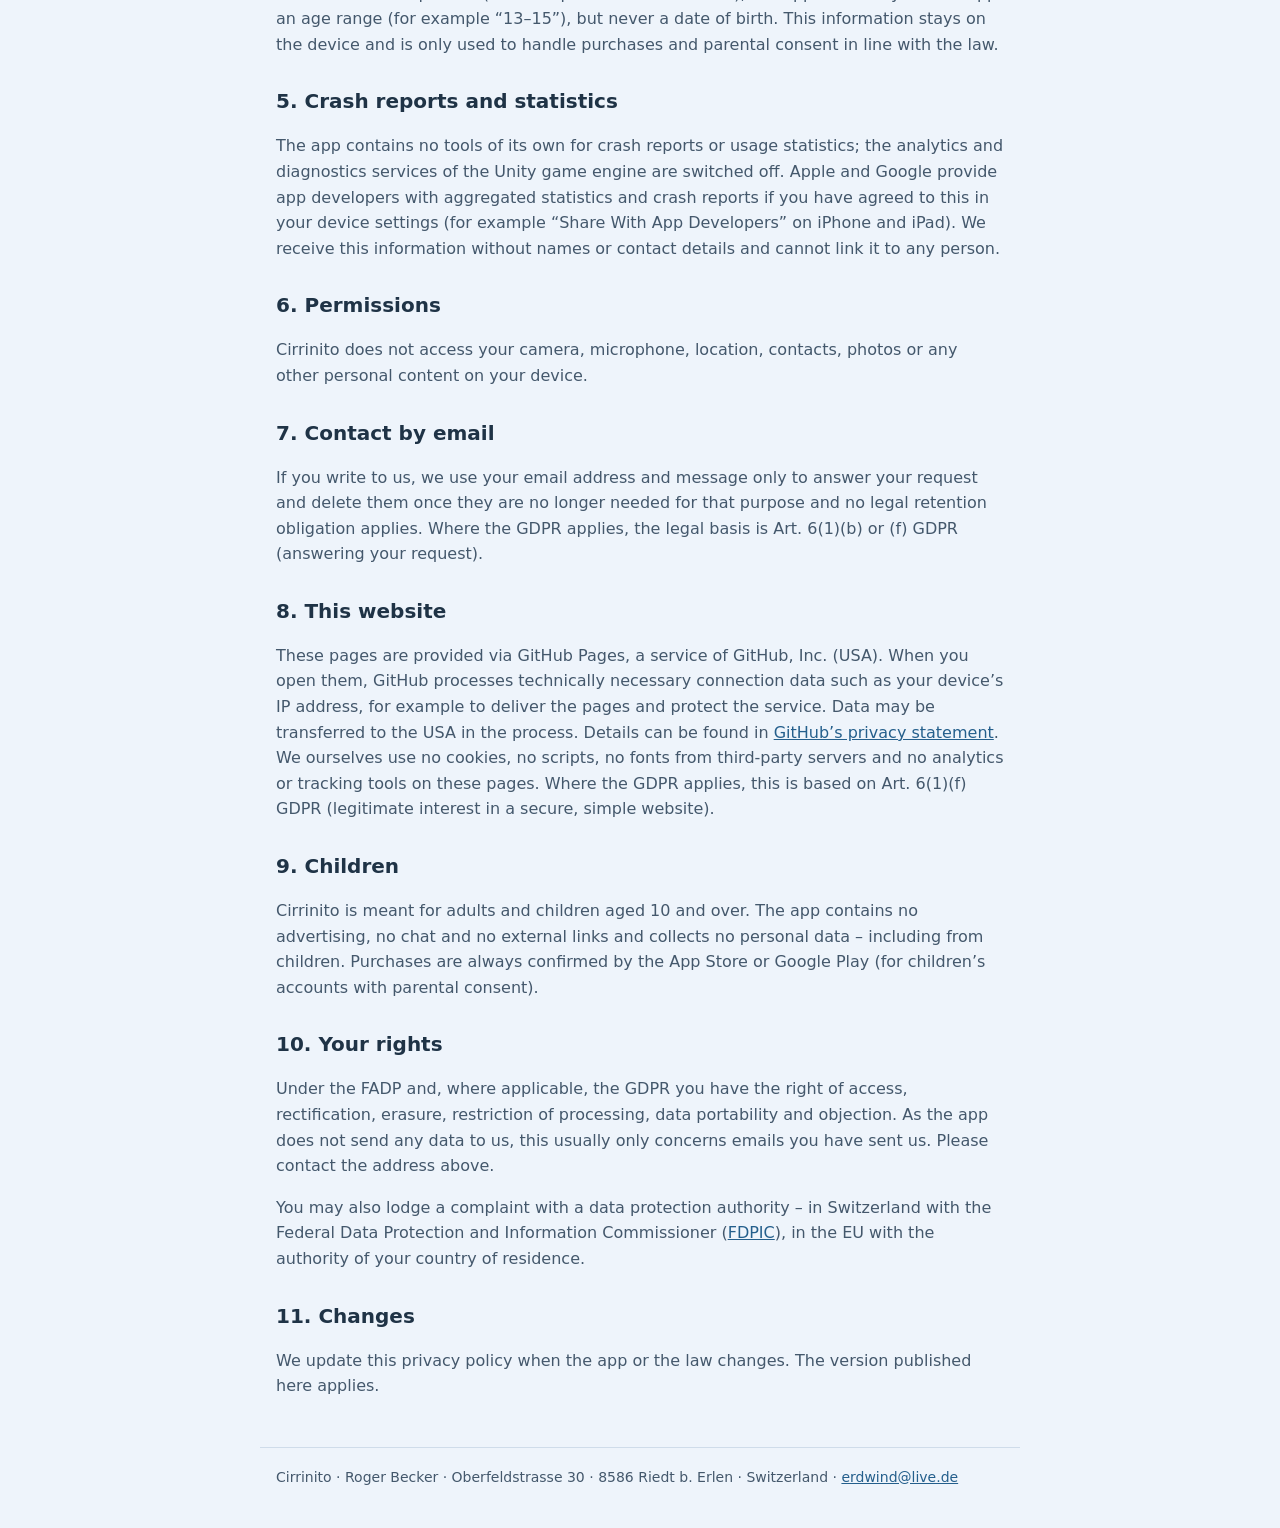
<file: privacy.html>
<!doctype html>
<html lang="en">
<head>
<meta charset="utf-8">
<meta name="viewport" content="width=device-width, initial-scale=1">
<title>Privacy Policy – Cirrinito</title>
<meta name="description" content="Privacy Policy – for the app “Cirrinito – Home Among the Clouds” (iPhone, iPad and Android)">
<link rel="stylesheet" href="style.css">
</head>
<body>
<header><div class="in"><h1>Privacy Policy</h1><p>for the app “Cirrinito – Home Among the Clouds” (iPhone, iPad and Android)</p><nav><a href="index.html">Cirrinito</a><a href="datenschutz.html">Datenschutz</a><a href="privacy.html" aria-current="page">Privacy</a><a href="privacy-it.html">Privacy (IT)</a><a href="privacy-es.html">Privacidad</a><a href="privacy-fr.html">Confidentialité</a><a href="support.html">Support</a></nav></div></header>
<main>
<p class="stand">Last updated: 17 November 2026 · <a href="datenschutz.html" hreflang="de">Deutsch</a> · <a href="privacy.html" hreflang="en">English</a> · <a href="privacy-it.html" hreflang="it">Italiano</a> · <a href="privacy-es.html" hreflang="es">Español</a> · <a href="privacy-fr.html" hreflang="fr">Français</a></p>
<h2>In short</h2>
<p>Cirrinito is a 3D adventure game; its main character is called Lumo. The game works without an internet connection. The app does not collect any personal data: there is no user account, no advertising, no analytics or tracking tools, no cookies and no server of our own. We do not learn who plays the game.</p>
<h2>1. Controller</h2>
<p>The controller responsible for processing personal data under the Swiss Federal Act on Data Protection (FADP) and, where applicable, the EU General Data Protection Regulation (GDPR) is:</p>
<p>Roger Becker<br>Oberfeldstrasse 30<br>8586 Riedt b. Erlen<br>Switzerland<br>Email: <a href="mailto:erdwind@live.de">erdwind@live.de</a></p>
<h2>2. Game progress and settings</h2>
<p>The levels you have reached, your best times, your finds, your home among the clouds, your settings and which stories are unlocked are stored only on your device. They are not sent to us.</p>
<p>If backups are switched on for your device (iCloud Backup on iPhone and iPad, Google backup on Android), your progress may be included in that backup. Apple and Google carry out these backups under their own privacy policies; we have no access to them.</p>
<p>In the menu, “New Game” deletes your progress (purchased stories are kept). Deleting the app deletes all data stored on the device.</p>
<h2>3. In-app purchases</h2>
<p>The first three levels, the first level of every story and the open world Sparkle Bay are free. Each of the five stories can be bought with a one-time purchase through Apple’s App Store or Google Play. Payment and billing are handled exclusively by Apple or Google. We do not receive any payment details, names or email addresses.</p>
<p>So that purchased stories can be unlocked and restored on a new device, the app asks the store which content was bought with your store account. This information is only used on the device. For this the app uses Apple’s purchase interface (StoreKit) or Google’s “Google Play Billing Library”, integrated via the “Unity In-App Purchasing” library, which runs on the device and only connects to Apple or Google. The app needs an internet connection only for purchases and restoring them, not for playing.</p>
<p>Apple and Google process data about purchases and your store account as independent controllers. Their privacy policies apply: <a href="https://www.apple.com/legal/privacy/">Apple</a> and <a href="https://policies.google.com/privacy">Google</a>.</p>
<h2>4. Age information</h2>
<p>Where the law requires it (for example in some US states), the App Store may tell the app an age range (for example “13–15”), but never a date of birth. This information stays on the device and is only used to handle purchases and parental consent in line with the law.</p>
<h2>5. Crash reports and statistics</h2>
<p>The app contains no tools of its own for crash reports or usage statistics; the analytics and diagnostics services of the Unity game engine are switched off. Apple and Google provide app developers with aggregated statistics and crash reports if you have agreed to this in your device settings (for example “Share With App Developers” on iPhone and iPad). We receive this information without names or contact details and cannot link it to any person.</p>
<h2>6. Permissions</h2>
<p>Cirrinito does not access your camera, microphone, location, contacts, photos or any other personal content on your device.</p>
<h2>7. Contact by email</h2>
<p>If you write to us, we use your email address and message only to answer your request and delete them once they are no longer needed for that purpose and no legal retention obligation applies. Where the GDPR applies, the legal basis is Art. 6(1)(b) or (f) GDPR (answering your request).</p>
<h2>8. This website</h2>
<p>These pages are provided via GitHub Pages, a service of GitHub, Inc. (USA). When you open them, GitHub processes technically necessary connection data such as your device’s IP address, for example to deliver the pages and protect the service. Data may be transferred to the USA in the process. Details can be found in <a href="https://docs.github.com/en/site-policy/privacy-policies/github-general-privacy-statement">GitHub’s privacy statement</a>. We ourselves use no cookies, no scripts, no fonts from third-party servers and no analytics or tracking tools on these pages. Where the GDPR applies, this is based on Art. 6(1)(f) GDPR (legitimate interest in a secure, simple website).</p>
<h2>9. Children</h2>
<p>Cirrinito is meant for adults and children aged 10 and over. The app contains no advertising, no chat and no external links and collects no personal data – including from children. Purchases are always confirmed by the App Store or Google Play (for children’s accounts with parental consent).</p>
<h2>10. Your rights</h2>
<p>Under the FADP and, where applicable, the GDPR you have the right of access, rectification, erasure, restriction of processing, data portability and objection. As the app does not send any data to us, this usually only concerns emails you have sent us. Please contact the address above.</p>
<p>You may also lodge a complaint with a data protection authority – in Switzerland with the Federal Data Protection and Information Commissioner (<a href="https://www.edoeb.admin.ch">FDPIC</a>), in the EU with the authority of your country of residence.</p>
<h2>11. Changes</h2>
<p>We update this privacy policy when the app or the law changes. The version published here applies.</p>
</main>
<footer>Cirrinito · Roger Becker · Oberfeldstrasse 30 · 8586 Riedt b. Erlen · Switzerland · <a href="mailto:erdwind@live.de">erdwind@live.de</a></footer>
</body>
</html>
</file>
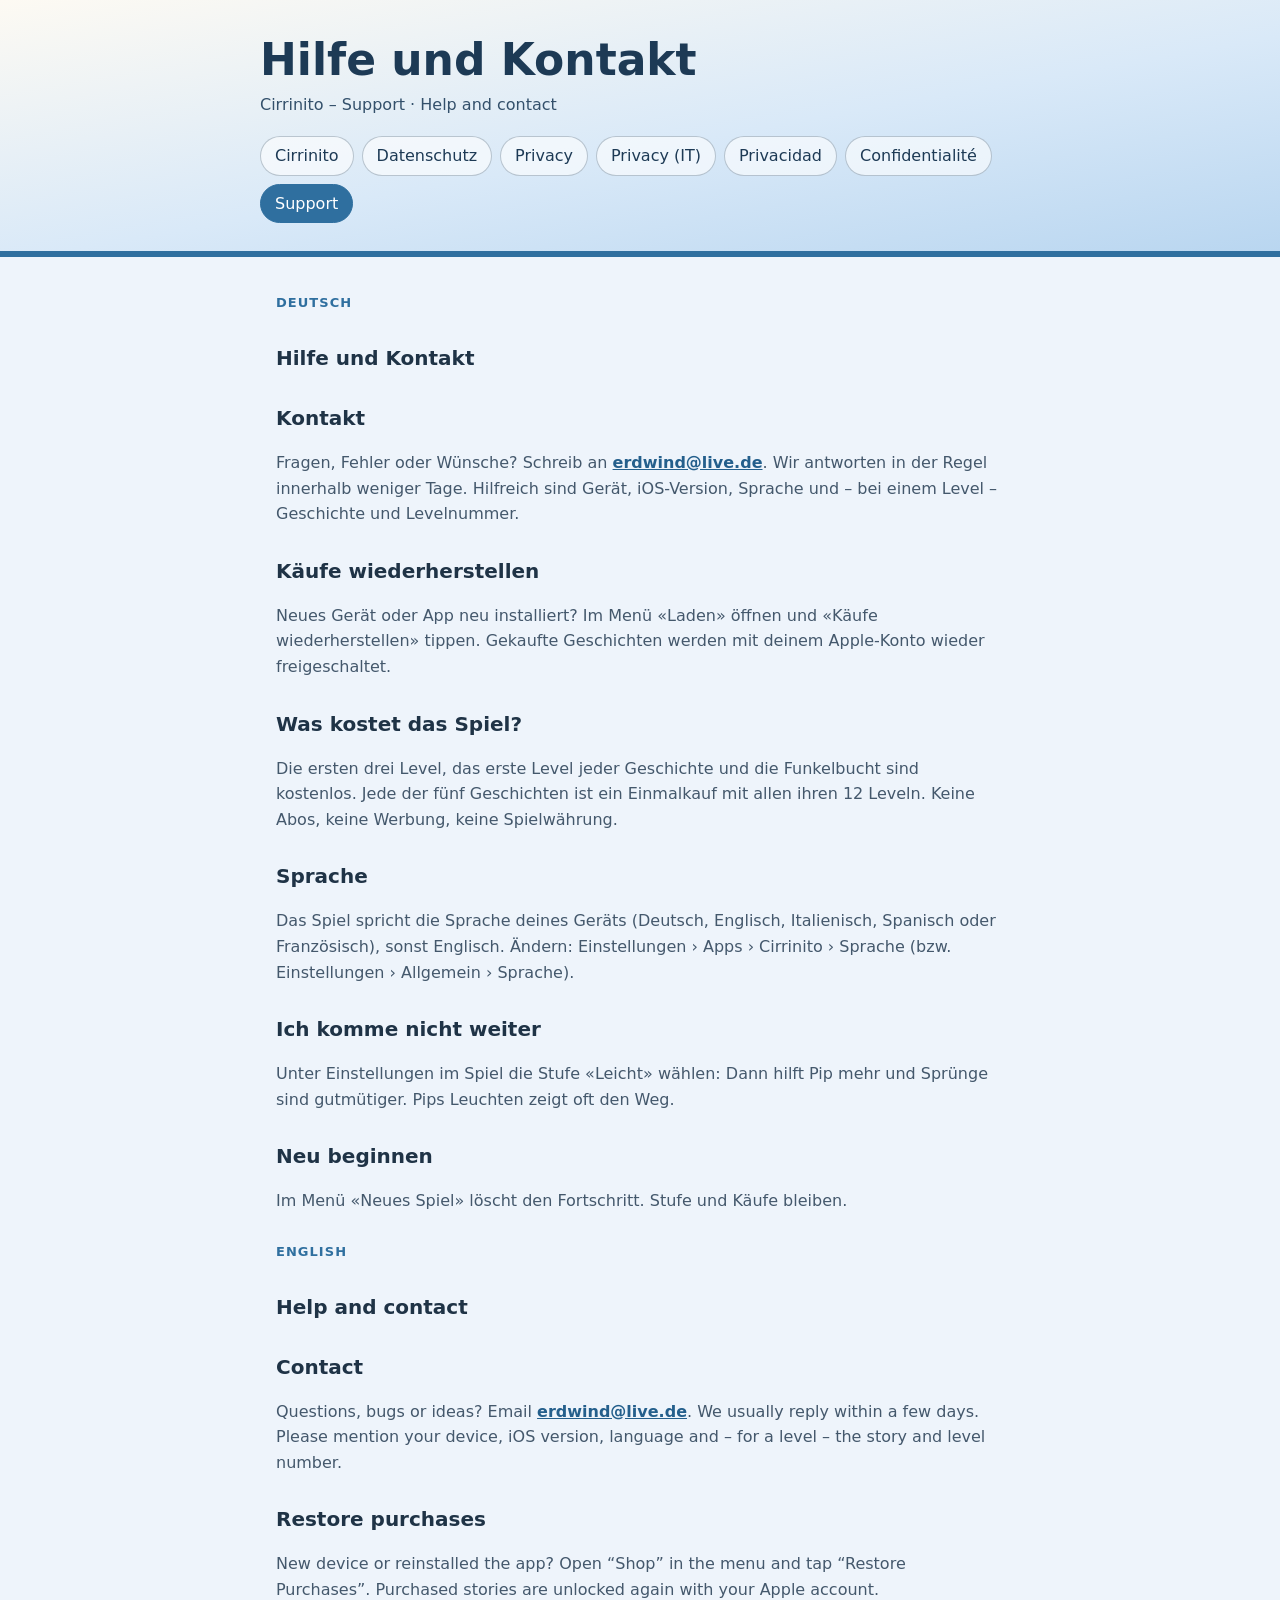
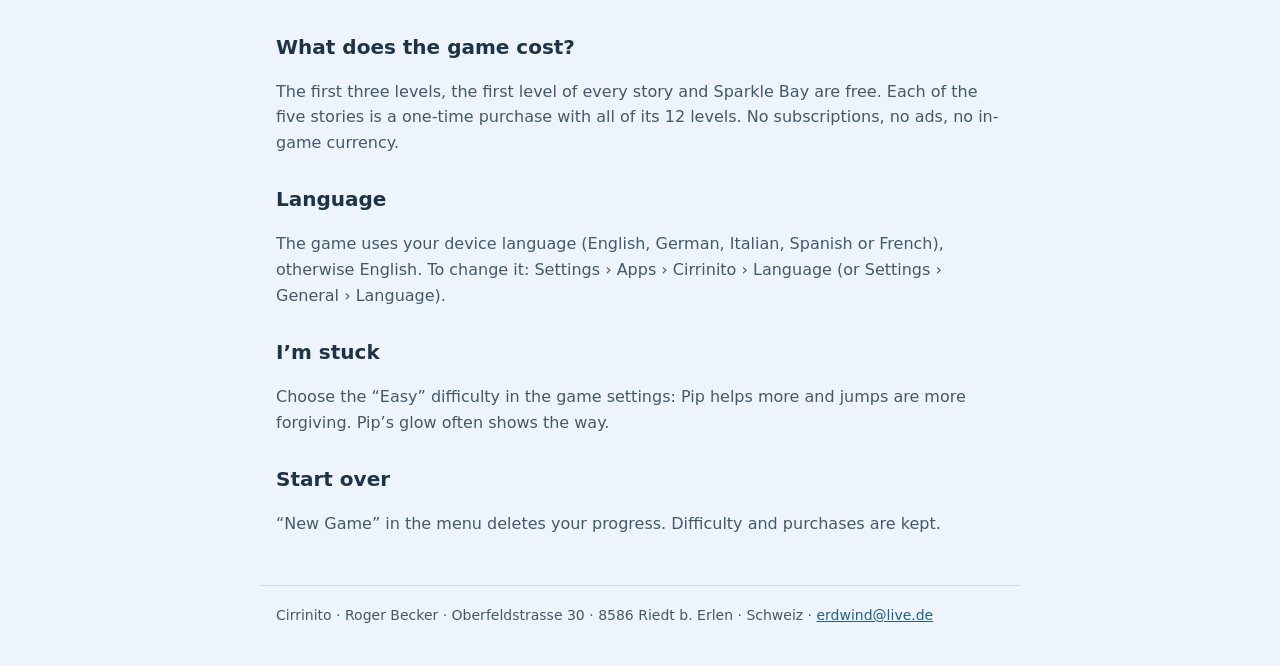
<file: support.html>
<!doctype html>
<html lang="de">
<head>
<meta charset="utf-8">
<meta name="viewport" content="width=device-width, initial-scale=1">
<title>Hilfe und Kontakt – Cirrinito</title>
<meta name="description" content="Cirrinito – Hilfe, häufige Fragen und Kontakt · Help, FAQ and contact">
<link rel="stylesheet" href="style.css">
</head>
<body>
<header><div class="in"><h1>Hilfe und Kontakt</h1><p>Cirrinito – Support · Help and contact</p><nav><a href="index.html">Cirrinito</a><a href="datenschutz.html">Datenschutz</a><a href="privacy.html">Privacy</a><a href="privacy-it.html">Privacy (IT)</a><a href="privacy-es.html">Privacidad</a><a href="privacy-fr.html">Confidentialité</a><a href="support.html" aria-current="page">Support</a></nav></div></header>
<main>
<p class="lang" id="de">Deutsch</p>
<h2 lang="de">Hilfe und Kontakt</h2>
<h2 lang="de">Kontakt</h2>
<p lang="de">Fragen, Fehler oder Wünsche? Schreib an <b><a href="mailto:erdwind@live.de">erdwind@live.de</a></b>. Wir antworten in der Regel innerhalb weniger Tage. Hilfreich sind Gerät, iOS-Version, Sprache und – bei einem Level – Geschichte und Levelnummer.</p>
<h2 lang="de">Käufe wiederherstellen</h2>
<p lang="de">Neues Gerät oder App neu installiert? Im Menü «Laden» öffnen und «Käufe wiederherstellen» tippen. Gekaufte Geschichten werden mit deinem Apple-Konto wieder freigeschaltet.</p>
<h2 lang="de">Was kostet das Spiel?</h2>
<p lang="de">Die ersten drei Level, das erste Level jeder Geschichte und die Funkelbucht sind kostenlos. Jede der fünf Geschichten ist ein Einmalkauf mit allen ihren 12 Leveln. Keine Abos, keine Werbung, keine Spielwährung.</p>
<h2 lang="de">Sprache</h2>
<p lang="de">Das Spiel spricht die Sprache deines Geräts (Deutsch, Englisch, Italienisch, Spanisch oder Französisch), sonst Englisch. Ändern: Einstellungen › Apps › Cirrinito › Sprache (bzw. Einstellungen › Allgemein › Sprache).</p>
<h2 lang="de">Ich komme nicht weiter</h2>
<p lang="de">Unter Einstellungen im Spiel die Stufe «Leicht» wählen: Dann hilft Pip mehr und Sprünge sind gutmütiger. Pips Leuchten zeigt oft den Weg.</p>
<h2 lang="de">Neu beginnen</h2>
<p lang="de">Im Menü «Neues Spiel» löscht den Fortschritt. Stufe und Käufe bleiben.</p>
<p class="lang" id="en">English</p>
<h2 lang="en">Help and contact</h2>
<h2 lang="en">Contact</h2>
<p lang="en">Questions, bugs or ideas? Email <b><a href="mailto:erdwind@live.de">erdwind@live.de</a></b>. We usually reply within a few days. Please mention your device, iOS version, language and – for a level – the story and level number.</p>
<h2 lang="en">Restore purchases</h2>
<p lang="en">New device or reinstalled the app? Open “Shop” in the menu and tap “Restore Purchases”. Purchased stories are unlocked again with your Apple account.</p>
<h2 lang="en">What does the game cost?</h2>
<p lang="en">The first three levels, the first level of every story and Sparkle Bay are free. Each of the five stories is a one-time purchase with all of its 12 levels. No subscriptions, no ads, no in-game currency.</p>
<h2 lang="en">Language</h2>
<p lang="en">The game uses your device language (English, German, Italian, Spanish or French), otherwise English. To change it: Settings › Apps › Cirrinito › Language (or Settings › General › Language).</p>
<h2 lang="en">I’m stuck</h2>
<p lang="en">Choose the “Easy” difficulty in the game settings: Pip helps more and jumps are more forgiving. Pip’s glow often shows the way.</p>
<h2 lang="en">Start over</h2>
<p lang="en">“New Game” in the menu deletes your progress. Difficulty and purchases are kept.</p>
</main>
<footer>Cirrinito · Roger Becker · Oberfeldstrasse 30 · 8586 Riedt b. Erlen · Schweiz · <a href="mailto:erdwind@live.de">erdwind@live.de</a></footer>
</body>
</html>
</file>
<file: style.css>
/* Cirrinito – gemeinsames Stylesheet der Webseiten (Datenschutz, Support).
   Nur Systemschriften, keine externen Dateien, keine Skripte, keine Cookies. */
:root {
  --bg: #eef4fb; --card: #ffffff; --ink: #1f3346; --soft: #44586c; --line: #cfdcea;
  --head: #d9e9f8; --accent: #2f6f9f; --link: #245f8c; --dark: #1d3a55;
}
@media (prefers-color-scheme: dark) {
  :root { --bg: #111c27; --card: #172532; --ink: #e8f0f8; --soft: #b9c9d9; --line: #2a3b4c; --link: #8cc4ef; }
}
* { box-sizing: border-box; }
html { -webkit-text-size-adjust: 100%; }
body { margin: 0; background: var(--bg); color: var(--ink);
  font: 16px/1.6 ui-rounded, "SF Pro Rounded", system-ui, -apple-system, "Segoe UI", Roboto, sans-serif; }
header { background: linear-gradient(170deg, #fdfaf3 0%, var(--head) 55%, #b9d6f0 100%); color: var(--dark);
  border-bottom: 6px solid var(--accent); padding: 36px 16px 28px; }
header .in, main, footer { max-width: 760px; margin: 0 auto; }
header h1 { margin: 0; font-size: clamp(30px, 7vw, 44px); line-height: 1.1; }
header p { margin: 8px 0 0; color: #33506b; }
nav { display: flex; flex-wrap: wrap; gap: 8px; margin-top: 18px; }
nav a { color: var(--dark); text-decoration: none; background: #ffffff99; border: 1px solid #1d3a5544;
  border-radius: 999px; padding: 6px 14px; }
nav a:hover { background: #ffffff; }
nav a[aria-current] { background: var(--accent); border-color: var(--accent); color: #ffffff; }
main { padding: 8px 16px 32px; }
h2 { font-size: 20px; margin: 28px 0 6px; color: var(--ink); }
p, li { color: var(--soft); }
a { color: var(--link); }
.stand { font-size: 14px; }
.lang { font-size: 13px; text-transform: uppercase; letter-spacing: .08em; color: var(--accent); margin: 28px 0 0; font-weight: 600; }
footer { padding: 18px 16px 40px; font-size: 14px; color: var(--soft); border-top: 1px solid var(--line); }
@media (prefers-color-scheme: dark) { .lang { color: #8cc4ef; } }
</file>
